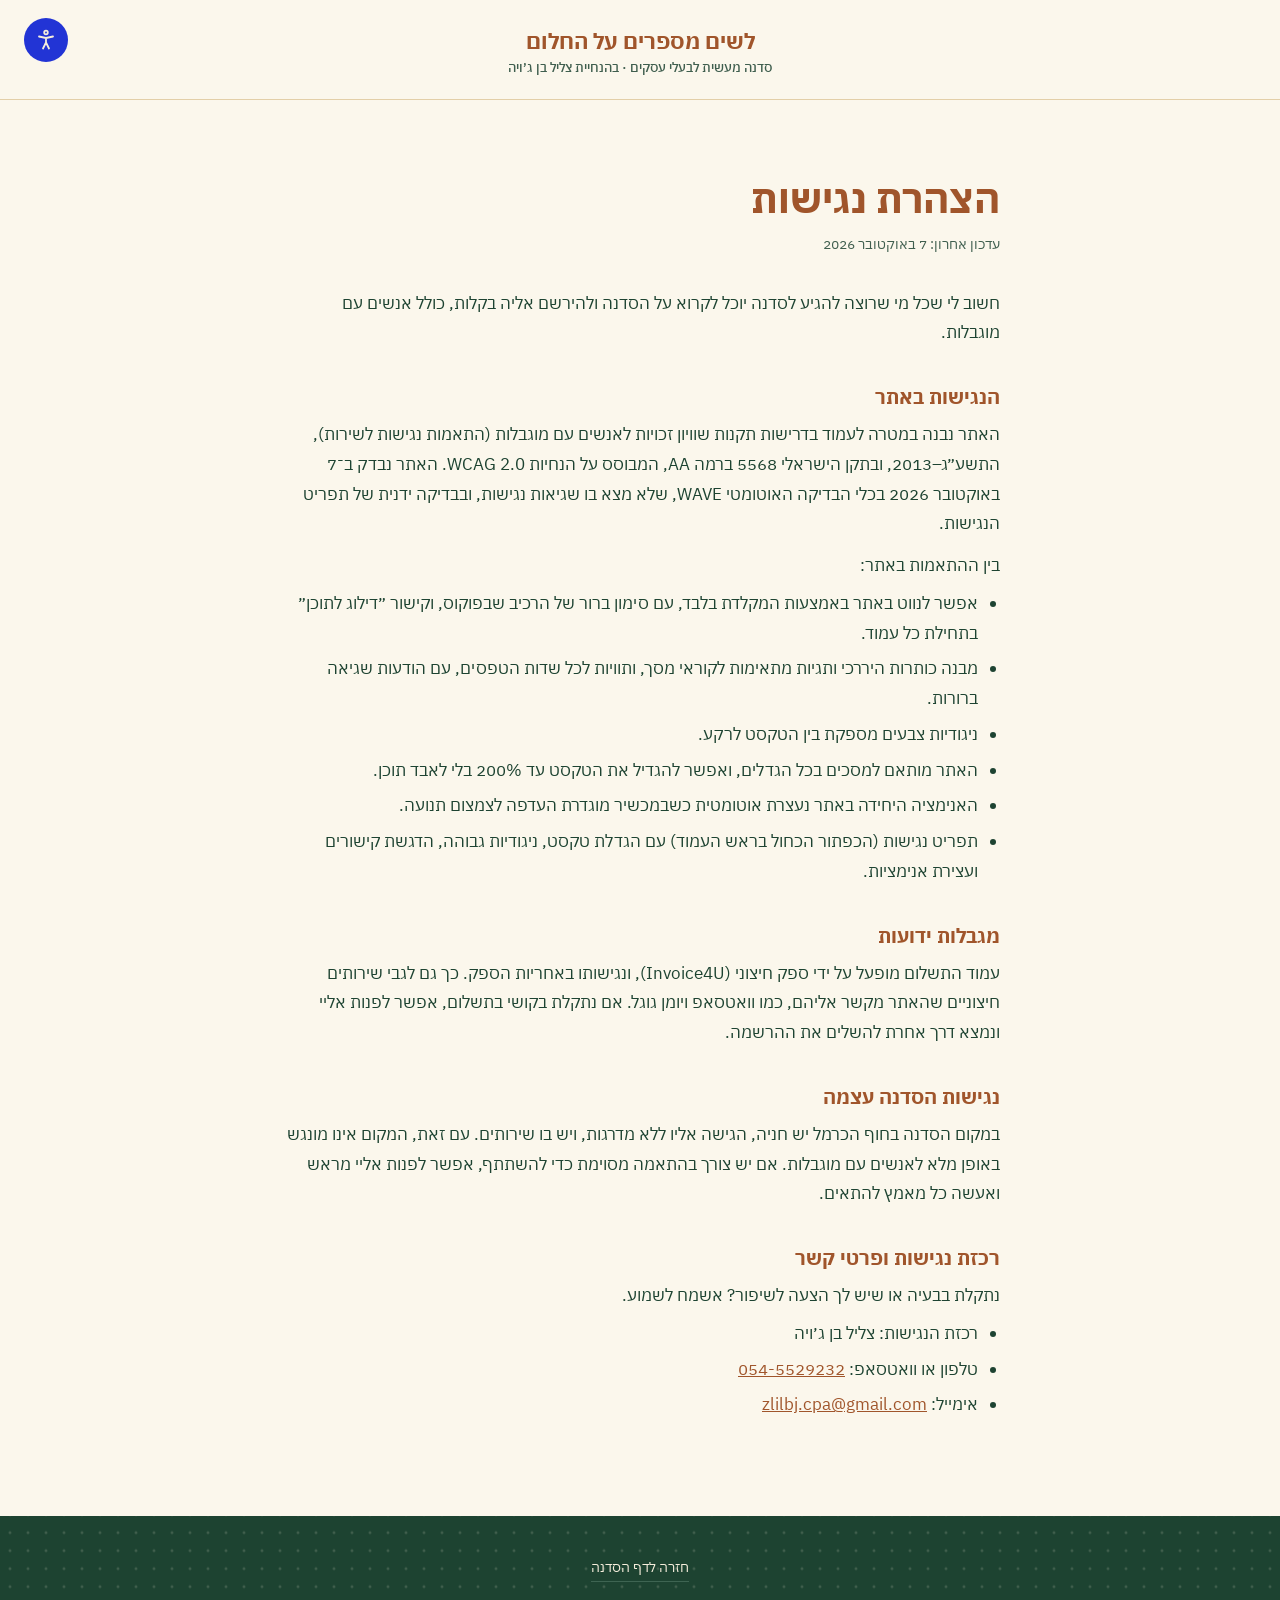
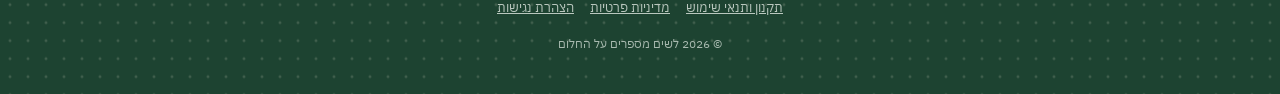
<file: accessibility/index.html>
<!doctype html>
<html lang="he" dir="rtl">
<head>
<meta charset="utf-8">
<meta name="viewport" content="width=device-width, initial-scale=1">
<title>הצהרת נגישות · לשים מספרים על החלום</title>
<meta name="robots" content="noindex">
<meta name="theme-color" content="#FBF7EC">
<link rel="icon" href="/assets/favicon.svg" type="image/svg+xml">
<script>try{var a=JSON.parse(localStorage.getItem('a11y')||'{}');for(var k in a)if(a[k])document.documentElement.classList.add('a11y-'+k)}catch(e){}</script>
<link rel="preconnect" href="https://fonts.googleapis.com">
<link rel="preconnect" href="https://fonts.gstatic.com" crossorigin>
<link rel="stylesheet" href="https://fonts.googleapis.com/css2?family=IBM+Plex+Sans+Hebrew:wght@400;500;600;700&amp;display=swap">
<link rel="stylesheet" href="/assets/style.css">
<script src="/assets/config.js" defer></script>
<script src="/assets/main.js" defer></script>
</head>
<body>
<a class="skip-link" href="#main">דילוג לתוכן</a>
<header class="site-header simple">
  <div class="header-inner">
    <a class="brand" href="/workshop/">
      <span class="brand-name">לשים מספרים על החלום</span>
      <span class="brand-tag">סדנה מעשית לבעלי עסקים · בהנחיית צליל בן ג׳ויה</span>
    </a>
  </div>
  <div class="a11y" data-a11y></div>
</header>
<main id="main" class="doc">
<div class="wrap">
<h1>הצהרת נגישות</h1>
<p class="updated">עדכון אחרון: 7 באוקטובר 2026</p>

<p>חשוב לי שכל מי שרוצה להגיע לסדנה יוכל לקרוא על הסדנה ולהירשם אליה בקלות, כולל אנשים עם מוגבלות.</p>

<h2>הנגישות באתר</h2>
<p>האתר נבנה במטרה לעמוד בדרישות תקנות שוויון זכויות לאנשים עם מוגבלות (התאמות נגישות לשירות), התשע״ג–2013, ובתקן הישראלי 5568 ברמה AA, המבוסס על הנחיות WCAG 2.0. האתר נבדק ב־7 באוקטובר 2026 בכלי הבדיקה האוטומטי WAVE, שלא מצא בו שגיאות נגישות, ובבדיקה ידנית של תפריט הנגישות.</p>
<p>בין ההתאמות באתר:</p>
<ul>
<li>אפשר לנווט באתר באמצעות המקלדת בלבד, עם סימון ברור של הרכיב שבפוקוס, וקישור ״דילוג לתוכן״ בתחילת כל עמוד.</li>
<li>מבנה כותרות היררכי ותגיות מתאימות לקוראי מסך, ותוויות לכל שדות הטפסים, עם הודעות שגיאה ברורות.</li>
<li>ניגודיות צבעים מספקת בין הטקסט לרקע.</li>
<li>האתר מותאם למסכים בכל הגדלים, ואפשר להגדיל את הטקסט עד 200% בלי לאבד תוכן.</li>
<li>האנימציה היחידה באתר נעצרת אוטומטית כשבמכשיר מוגדרת העדפה לצמצום תנועה.</li>
<li>תפריט נגישות (הכפתור הכחול בראש העמוד) עם הגדלת טקסט, ניגודיות גבוהה, הדגשת קישורים ועצירת אנימציות.</li>
</ul>

<h2>מגבלות ידועות</h2>
<p>עמוד התשלום מופעל על ידי ספק חיצוני (Invoice4U), ונגישותו באחריות הספק. כך גם לגבי שירותים חיצוניים שהאתר מקשר אליהם, כמו וואטסאפ ויומן גוגל. אם נתקלת בקושי בתשלום, אפשר לפנות אליי ונמצא דרך אחרת להשלים את ההרשמה.</p>

<h2>נגישות הסדנה עצמה</h2>
<p>במקום הסדנה בחוף הכרמל יש חניה, הגישה אליו ללא מדרגות, ויש בו שירותים. עם זאת, המקום אינו מונגש באופן מלא לאנשים עם מוגבלות. אם יש צורך בהתאמה מסוימת כדי להשתתף, אפשר לפנות אליי מראש ואעשה כל מאמץ להתאים.</p>

<h2>רכזת נגישות ופרטי קשר</h2>
<p>נתקלת בבעיה או שיש לך הצעה לשיפור? אשמח לשמוע.</p>
<ul>
<li>רכזת הנגישות: צליל בן ג׳ויה</li>
<li>טלפון או וואטסאפ: <a href="https://wa.me/972545529232" target="_blank" rel="noopener"><span class="ltr">054-5529232</span></a></li>
<li>אימייל: <a href="mailto:zlilbj.cpa@gmail.com"><span class="ltr">zlilbj.cpa@gmail.com</span></a></li>
</ul>
</div>
</main>
<footer class="doc-footer bg-green">
  <div class="wrap">
    <a class="back" href="/workshop/">חזרה לדף הסדנה</a>
    <nav class="footer-links" aria-label="מידע משפטי">
      <a href="/terms/">תקנון ותנאי שימוש</a>
      <a href="/privacy/">מדיניות פרטיות</a>
      <a href="/accessibility/">הצהרת נגישות</a>
    </nav>
    <span class="copyright">© 2026 לשים מספרים על החלום</span>
  </div>
</footer>
</body>
</html>
</file>
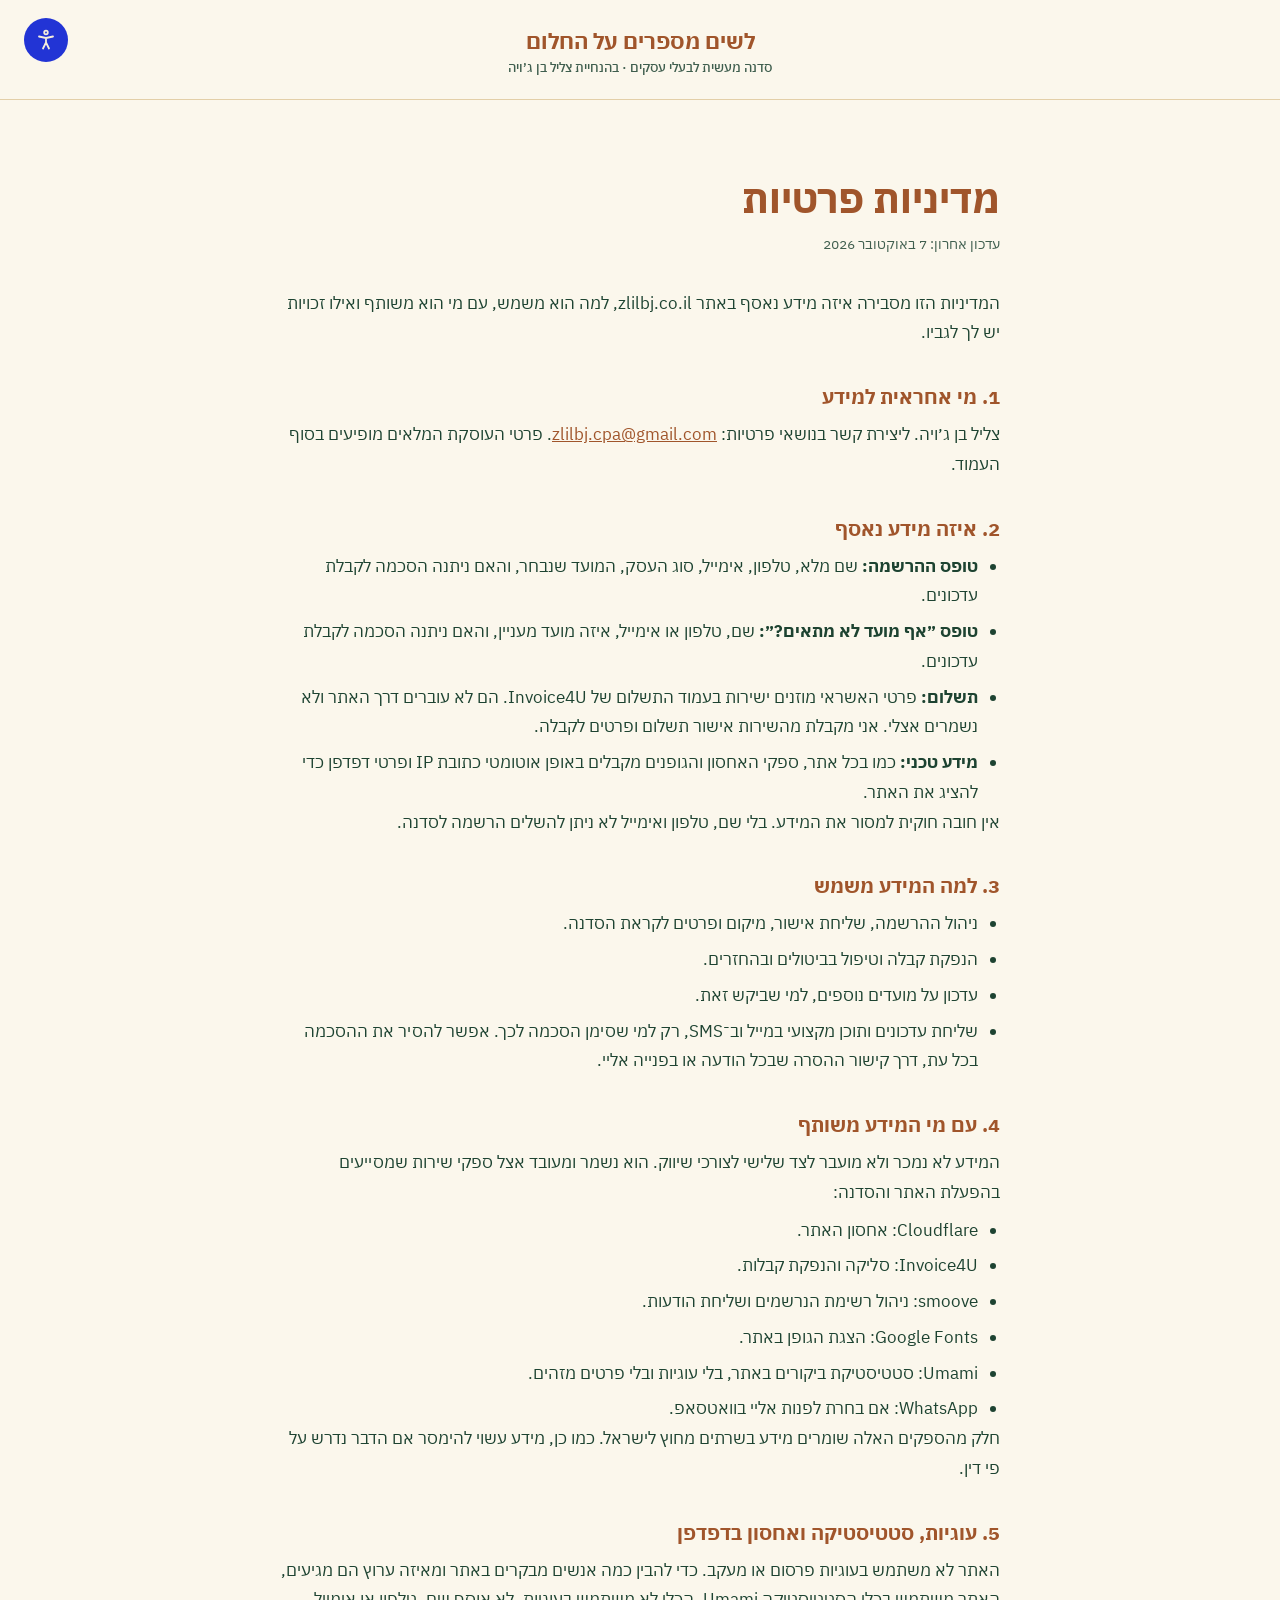
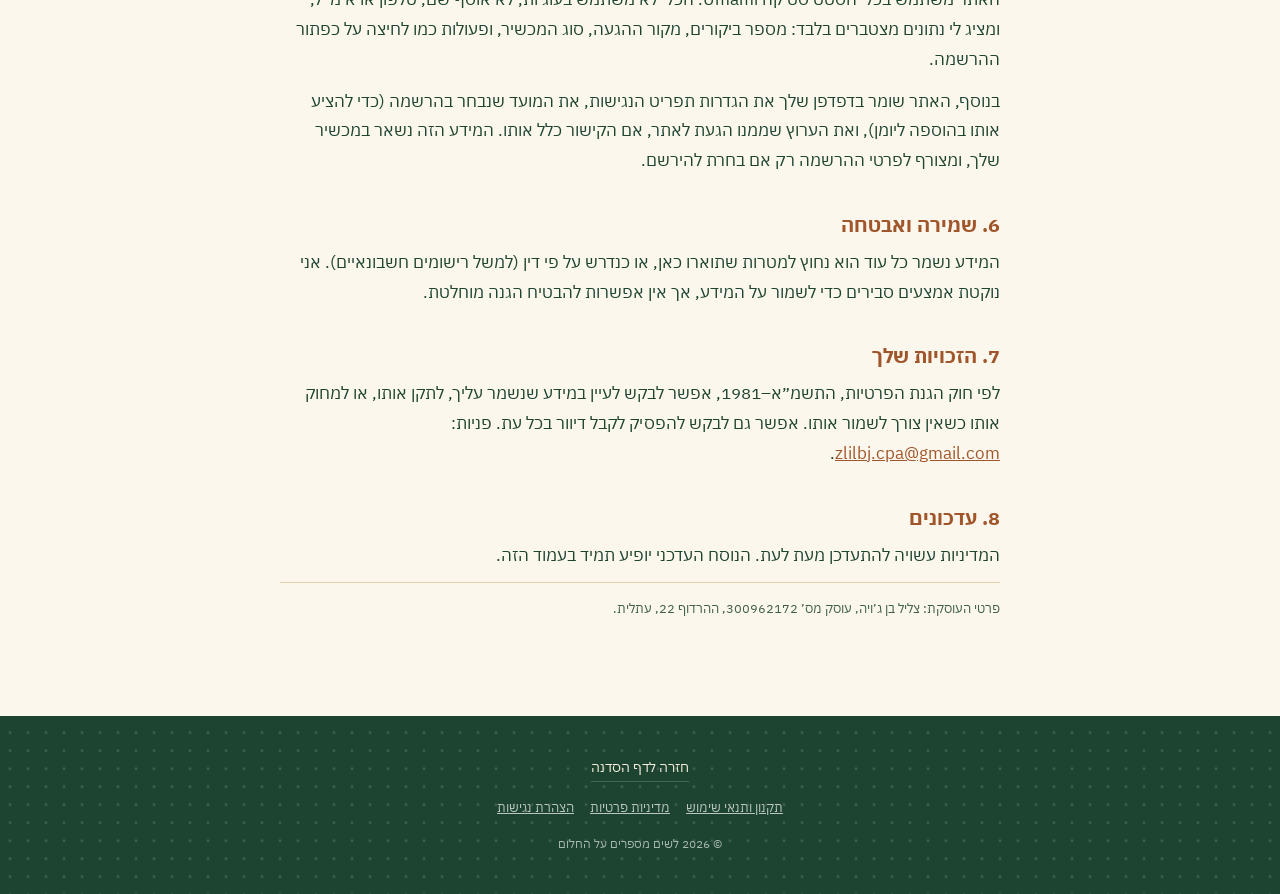
<file: privacy/index.html>
<!doctype html>
<html lang="he" dir="rtl">
<head>
<meta charset="utf-8">
<meta name="viewport" content="width=device-width, initial-scale=1">
<title>מדיניות פרטיות · לשים מספרים על החלום</title>
<meta name="robots" content="noindex">
<meta name="theme-color" content="#FBF7EC">
<link rel="icon" href="/assets/favicon.svg" type="image/svg+xml">
<script>try{var a=JSON.parse(localStorage.getItem('a11y')||'{}');for(var k in a)if(a[k])document.documentElement.classList.add('a11y-'+k)}catch(e){}</script>
<link rel="preconnect" href="https://fonts.googleapis.com">
<link rel="preconnect" href="https://fonts.gstatic.com" crossorigin>
<link rel="stylesheet" href="https://fonts.googleapis.com/css2?family=IBM+Plex+Sans+Hebrew:wght@400;500;600;700&amp;display=swap">
<link rel="stylesheet" href="/assets/style.css">
<script src="/assets/config.js" defer></script>
<script src="/assets/main.js" defer></script>
</head>
<body>
<a class="skip-link" href="#main">דילוג לתוכן</a>
<header class="site-header simple">
  <div class="header-inner">
    <a class="brand" href="/workshop/">
      <span class="brand-name">לשים מספרים על החלום</span>
      <span class="brand-tag">סדנה מעשית לבעלי עסקים · בהנחיית צליל בן ג׳ויה</span>
    </a>
  </div>
  <div class="a11y" data-a11y></div>
</header>
<main id="main" class="doc">
<div class="wrap">
<h1>מדיניות פרטיות</h1>
<p class="updated">עדכון אחרון: 7 באוקטובר 2026</p>

<p>המדיניות הזו מסבירה איזה מידע נאסף באתר zlilbj.co.il, למה הוא משמש, עם מי הוא משותף ואילו זכויות יש לך לגביו.</p>

<h2>1. מי אחראית למידע</h2>
<p>צליל בן ג׳ויה. ליצירת קשר בנושאי פרטיות: <a href="mailto:zlilbj.cpa@gmail.com"><span class="ltr">zlilbj.cpa@gmail.com</span></a>. פרטי העוסקת המלאים מופיעים בסוף העמוד.</p>

<h2>2. איזה מידע נאסף</h2>
<ul>
<li><strong>טופס ההרשמה:</strong> שם מלא, טלפון, אימייל, סוג העסק, המועד שנבחר, והאם ניתנה הסכמה לקבלת עדכונים.</li>
<li><strong>טופס ״אף מועד לא מתאים?״:</strong> שם, טלפון או אימייל, איזה מועד מעניין, והאם ניתנה הסכמה לקבלת עדכונים.</li>
<li><strong>תשלום:</strong> פרטי האשראי מוזנים ישירות בעמוד התשלום של Invoice4U. הם לא עוברים דרך האתר ולא נשמרים אצלי. אני מקבלת מהשירות אישור תשלום ופרטים לקבלה.</li>
<li><strong>מידע טכני:</strong> כמו בכל אתר, ספקי האחסון והגופנים מקבלים באופן אוטומטי כתובת IP ופרטי דפדפן כדי להציג את האתר.</li>
</ul>
<p>אין חובה חוקית למסור את המידע. בלי שם, טלפון ואימייל לא ניתן להשלים הרשמה לסדנה.</p>

<h2>3. למה המידע משמש</h2>
<ul>
<li>ניהול ההרשמה, שליחת אישור, מיקום ופרטים לקראת הסדנה.</li>
<li>הנפקת קבלה וטיפול בביטולים ובהחזרים.</li>
<li>עדכון על מועדים נוספים, למי שביקש זאת.</li>
<li>שליחת עדכונים ותוכן מקצועי במייל וב־SMS, רק למי שסימן הסכמה לכך. אפשר להסיר את ההסכמה בכל עת, דרך קישור ההסרה שבכל הודעה או בפנייה אליי.</li>
</ul>

<h2>4. עם מי המידע משותף</h2>
<p>המידע לא נמכר ולא מועבר לצד שלישי לצורכי שיווק. הוא נשמר ומעובד אצל ספקי שירות שמסייעים בהפעלת האתר והסדנה:</p>
<ul>
<li>Cloudflare: אחסון האתר.</li>
<li>Invoice4U: סליקה והנפקת קבלות.</li>
<li>smoove: ניהול רשימת הנרשמים ושליחת הודעות.</li>
<li>Google Fonts: הצגת הגופן באתר.</li>
<li>Umami: סטטיסטיקת ביקורים באתר, בלי עוגיות ובלי פרטים מזהים.</li>
<li>WhatsApp: אם בחרת לפנות אליי בוואטסאפ.</li>
</ul>
<p>חלק מהספקים האלה שומרים מידע בשרתים מחוץ לישראל. כמו כן, מידע עשוי להימסר אם הדבר נדרש על פי דין.</p>

<h2>5. עוגיות, סטטיסטיקה ואחסון בדפדפן</h2>
<p>האתר לא משתמש בעוגיות פרסום או מעקב. כדי להבין כמה אנשים מבקרים באתר ומאיזה ערוץ הם מגיעים, האתר משתמש בכלי הסטטיסטיקה Umami. הכלי לא משתמש בעוגיות, לא אוסף שם, טלפון או אימייל, ומציג לי נתונים מצטברים בלבד: מספר ביקורים, מקור ההגעה, סוג המכשיר, ופעולות כמו לחיצה על כפתור ההרשמה.</p>
<p>בנוסף, האתר שומר בדפדפן שלך את הגדרות תפריט הנגישות, את המועד שנבחר בהרשמה (כדי להציע אותו בהוספה ליומן), ואת הערוץ שממנו הגעת לאתר, אם הקישור כלל אותו. המידע הזה נשאר במכשיר שלך, ומצורף לפרטי ההרשמה רק אם בחרת להירשם.</p>

<h2>6. שמירה ואבטחה</h2>
<p>המידע נשמר כל עוד הוא נחוץ למטרות שתוארו כאן, או כנדרש על פי דין (למשל רישומים חשבונאיים). אני נוקטת אמצעים סבירים כדי לשמור על המידע, אך אין אפשרות להבטיח הגנה מוחלטת.</p>

<h2>7. הזכויות שלך</h2>
<p>לפי חוק הגנת הפרטיות, התשמ״א–1981, אפשר לבקש לעיין במידע שנשמר עליך, לתקן אותו, או למחוק אותו כשאין צורך לשמור אותו. אפשר גם לבקש להפסיק לקבל דיוור בכל עת. פניות: <a href="mailto:zlilbj.cpa@gmail.com"><span class="ltr">zlilbj.cpa@gmail.com</span></a>.</p>

<h2>8. עדכונים</h2>
<p>המדיניות עשויה להתעדכן מעת לעת. הנוסח העדכני יופיע תמיד בעמוד הזה.</p>
<p class="doc-fine">פרטי העוסקת: צליל בן ג׳ויה, עוסק מס׳ 300962172, ההרדוף&nbsp;22, עתלית.</p>
</div>
</main>
<footer class="doc-footer bg-green">
  <div class="wrap">
    <a class="back" href="/workshop/">חזרה לדף הסדנה</a>
    <nav class="footer-links" aria-label="מידע משפטי">
      <a href="/terms/">תקנון ותנאי שימוש</a>
      <a href="/privacy/">מדיניות פרטיות</a>
      <a href="/accessibility/">הצהרת נגישות</a>
    </nav>
    <span class="copyright">© 2026 לשים מספרים על החלום</span>
  </div>
</footer>
</body>
</html>
</file>
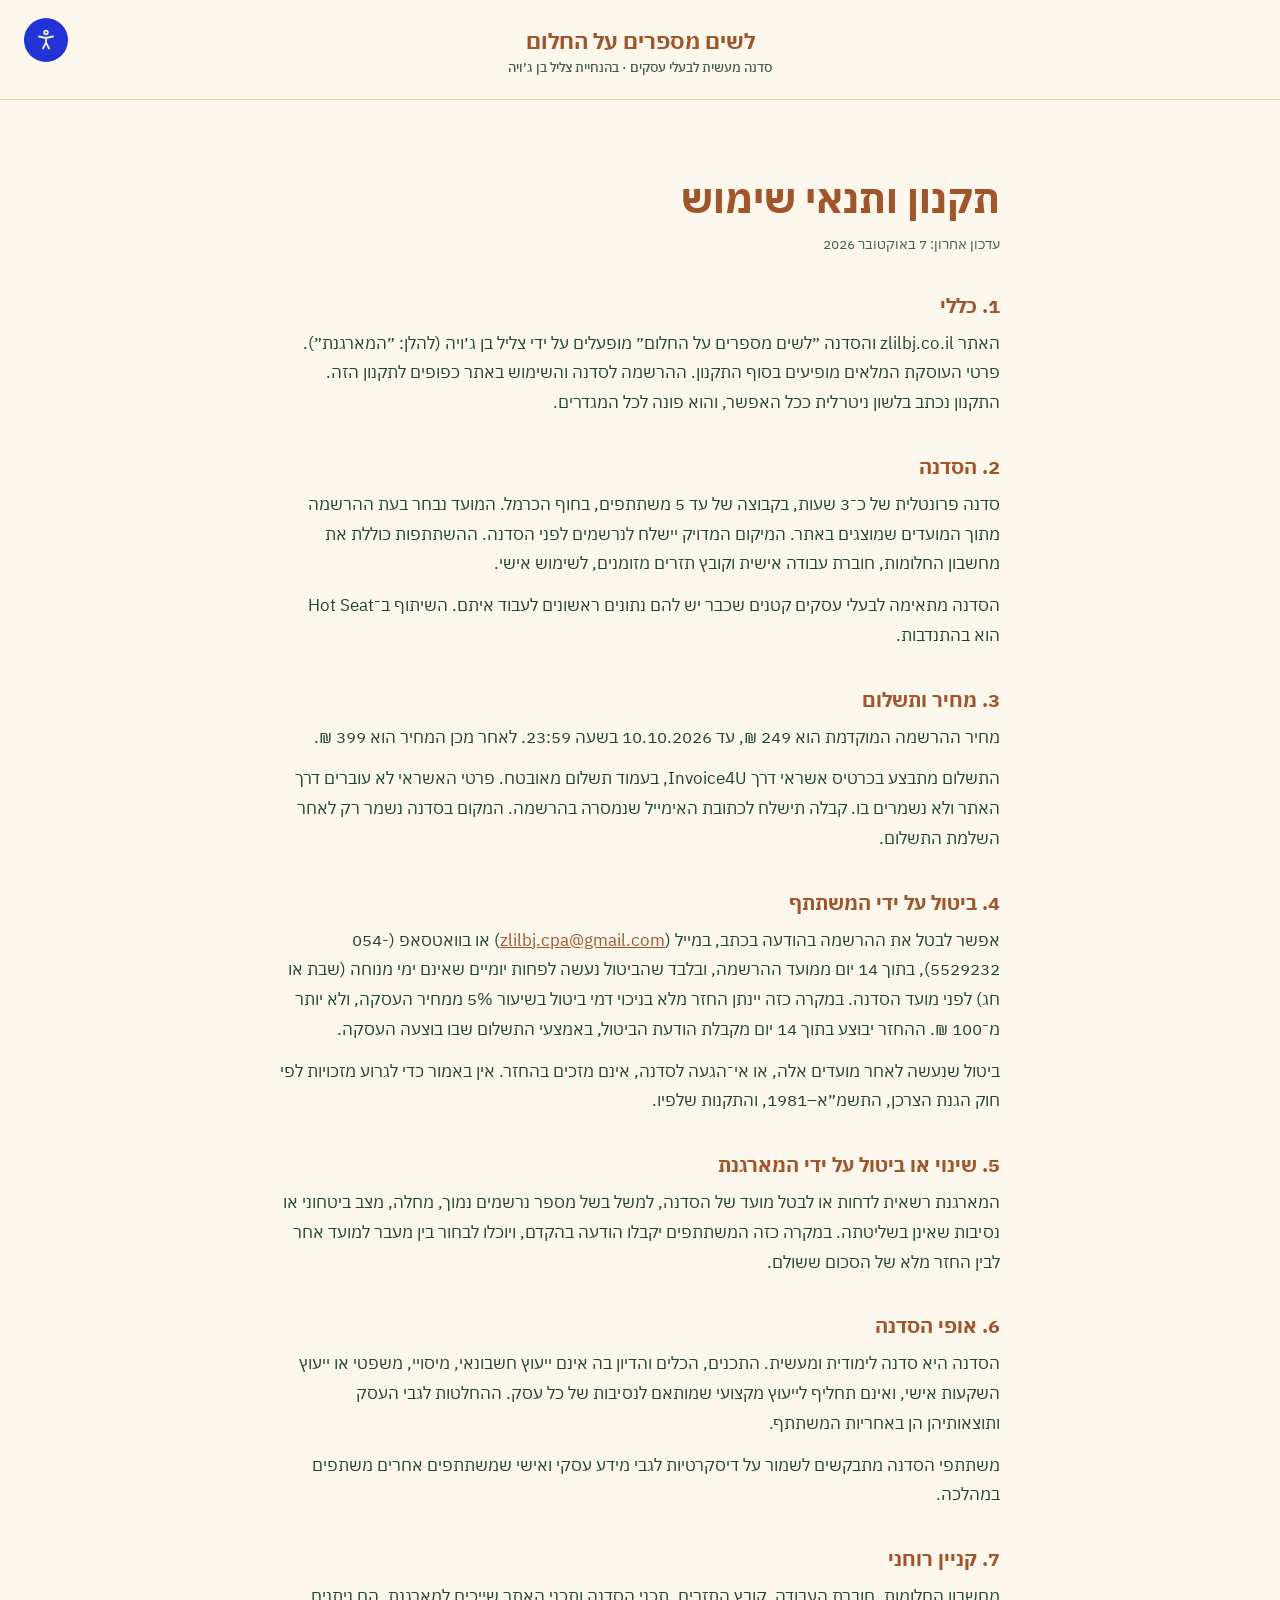
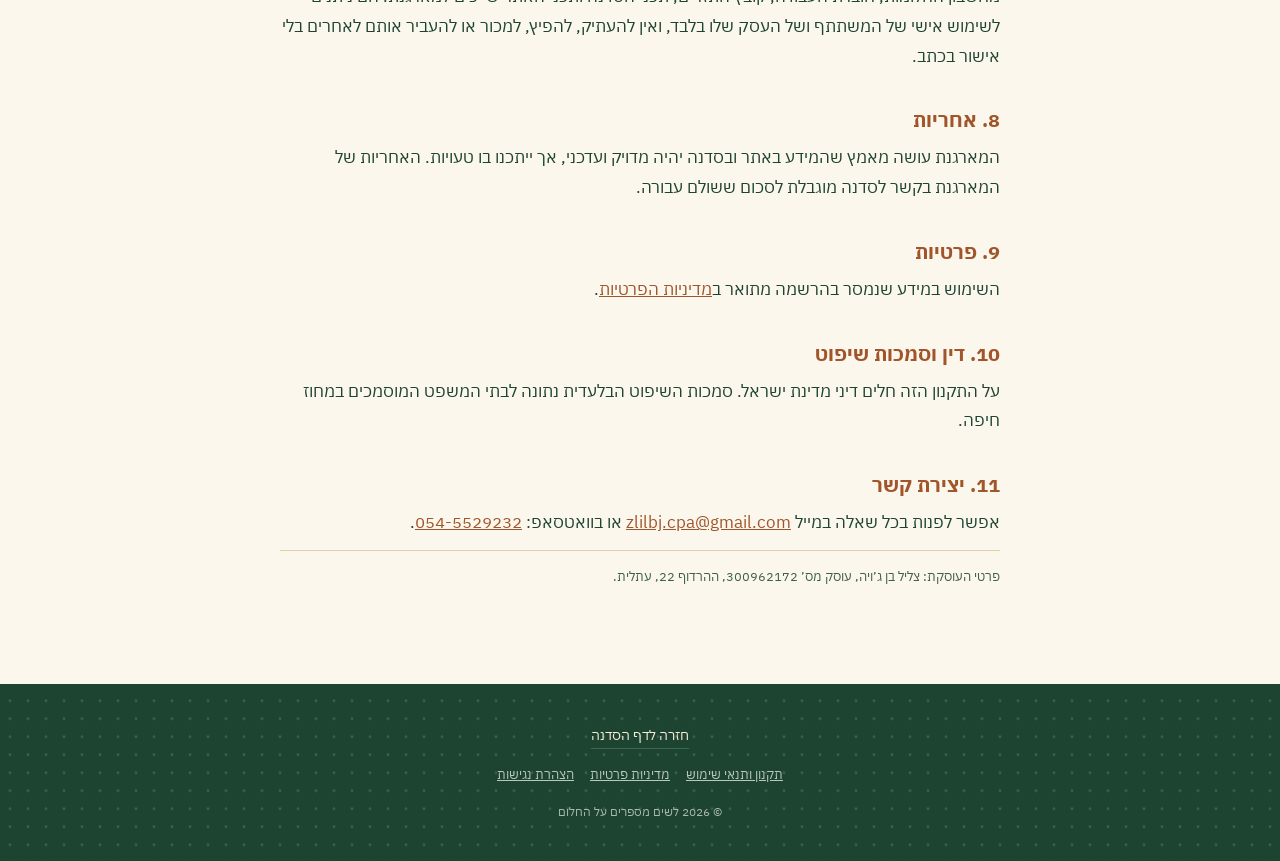
<file: terms/index.html>
<!doctype html>
<html lang="he" dir="rtl">
<head>
<meta charset="utf-8">
<meta name="viewport" content="width=device-width, initial-scale=1">
<title>תקנון ותנאי שימוש · לשים מספרים על החלום</title>
<meta name="robots" content="noindex">
<meta name="theme-color" content="#FBF7EC">
<link rel="icon" href="/assets/favicon.svg" type="image/svg+xml">
<script>try{var a=JSON.parse(localStorage.getItem('a11y')||'{}');for(var k in a)if(a[k])document.documentElement.classList.add('a11y-'+k)}catch(e){}</script>
<link rel="preconnect" href="https://fonts.googleapis.com">
<link rel="preconnect" href="https://fonts.gstatic.com" crossorigin>
<link rel="stylesheet" href="https://fonts.googleapis.com/css2?family=IBM+Plex+Sans+Hebrew:wght@400;500;600;700&amp;display=swap">
<link rel="stylesheet" href="/assets/style.css">
<script src="/assets/config.js" defer></script>
<script src="/assets/main.js" defer></script>
</head>
<body>
<a class="skip-link" href="#main">דילוג לתוכן</a>
<header class="site-header simple">
  <div class="header-inner">
    <a class="brand" href="/workshop/">
      <span class="brand-name">לשים מספרים על החלום</span>
      <span class="brand-tag">סדנה מעשית לבעלי עסקים · בהנחיית צליל בן ג׳ויה</span>
    </a>
  </div>
  <div class="a11y" data-a11y></div>
</header>
<main id="main" class="doc">
<div class="wrap">
<h1>תקנון ותנאי שימוש</h1>
<p class="updated">עדכון אחרון: 7 באוקטובר 2026</p>

<h2>1. כללי</h2>
<p>האתר zlilbj.co.il והסדנה ״לשים מספרים על החלום״ מופעלים על ידי צליל בן ג׳ויה (להלן: ״המארגנת״). פרטי העוסקת המלאים מופיעים בסוף התקנון. ההרשמה לסדנה והשימוש באתר כפופים לתקנון הזה. התקנון נכתב בלשון ניטרלית ככל האפשר, והוא פונה לכל המגדרים.</p>

<h2>2. הסדנה</h2>
<p>סדנה פרונטלית של כ־3 שעות, בקבוצה של עד 5 משתתפים, בחוף הכרמל. המועד נבחר בעת ההרשמה מתוך המועדים שמוצגים באתר. המיקום המדויק יישלח לנרשמים לפני הסדנה. ההשתתפות כוללת את מחשבון החלומות, חוברת עבודה אישית וקובץ תזרים מזומנים, לשימוש אישי.</p>
<p>הסדנה מתאימה לבעלי עסקים קטנים שכבר יש להם נתונים ראשונים לעבוד איתם. השיתוף ב־<span class="ltr" lang="en">Hot Seat</span> הוא בהתנדבות.</p>

<h2>3. מחיר ותשלום</h2>
<p>מחיר ההרשמה המוקדמת הוא 249 ₪, עד 10.10.2026 בשעה 23:59. לאחר מכן המחיר הוא 399 ₪.</p>
<p>התשלום מתבצע בכרטיס אשראי דרך Invoice4U, בעמוד תשלום מאובטח. פרטי האשראי לא עוברים דרך האתר ולא נשמרים בו. קבלה תישלח לכתובת האימייל שנמסרה בהרשמה. המקום בסדנה נשמר רק לאחר השלמת התשלום.</p>

<h2>4. ביטול על ידי המשתתף</h2>
<p>אפשר לבטל את ההרשמה בהודעה בכתב, במייל (<a href="mailto:zlilbj.cpa@gmail.com"><span class="ltr">zlilbj.cpa@gmail.com</span></a>) או בוואטסאפ (054-5529232), בתוך 14 יום ממועד ההרשמה, ובלבד שהביטול נעשה לפחות יומיים שאינם ימי מנוחה (שבת או חג) לפני מועד הסדנה. במקרה כזה יינתן החזר מלא בניכוי דמי ביטול בשיעור 5% ממחיר העסקה, ולא יותר מ־100 ₪. ההחזר יבוצע בתוך 14 יום מקבלת הודעת הביטול, באמצעי התשלום שבו בוצעה העסקה.</p>
<p>ביטול שנעשה לאחר מועדים אלה, או אי־הגעה לסדנה, אינם מזכים בהחזר. אין באמור כדי לגרוע מזכויות לפי חוק הגנת הצרכן, התשמ״א–1981, והתקנות שלפיו.</p>

<h2>5. שינוי או ביטול על ידי המארגנת</h2>
<p>המארגנת רשאית לדחות או לבטל מועד של הסדנה, למשל בשל מספר נרשמים נמוך, מחלה, מצב ביטחוני או נסיבות שאינן בשליטתה. במקרה כזה המשתתפים יקבלו הודעה בהקדם, ויוכלו לבחור בין מעבר למועד אחר לבין החזר מלא של הסכום ששולם.</p>

<h2>6. אופי הסדנה</h2>
<p>הסדנה היא סדנה לימודית ומעשית. התכנים, הכלים והדיון בה אינם ייעוץ חשבונאי, מיסויי, משפטי או ייעוץ השקעות אישי, ואינם תחליף לייעוץ מקצועי שמותאם לנסיבות של כל עסק. ההחלטות לגבי העסק ותוצאותיהן הן באחריות המשתתף.</p>
<p>משתתפי הסדנה מתבקשים לשמור על דיסקרטיות לגבי מידע עסקי ואישי שמשתתפים אחרים משתפים במהלכה.</p>

<h2>7. קניין רוחני</h2>
<p>מחשבון החלומות, חוברת העבודה, קובץ התזרים, תכני הסדנה ותכני האתר שייכים למארגנת. הם ניתנים לשימוש אישי של המשתתף ושל העסק שלו בלבד, ואין להעתיק, להפיץ, למכור או להעביר אותם לאחרים בלי אישור בכתב.</p>

<h2>8. אחריות</h2>
<p>המארגנת עושה מאמץ שהמידע באתר ובסדנה יהיה מדויק ועדכני, אך ייתכנו בו טעויות. האחריות של המארגנת בקשר לסדנה מוגבלת לסכום ששולם עבורה.</p>

<h2>9. פרטיות</h2>
<p>השימוש במידע שנמסר בהרשמה מתואר ב<a href="/privacy/">מדיניות הפרטיות</a>.</p>

<h2>10. דין וסמכות שיפוט</h2>
<p>על התקנון הזה חלים דיני מדינת ישראל. סמכות השיפוט הבלעדית נתונה לבתי המשפט המוסמכים במחוז חיפה.</p>

<h2>11. יצירת קשר</h2>
<p>אפשר לפנות בכל שאלה במייל <a href="mailto:zlilbj.cpa@gmail.com"><span class="ltr">zlilbj.cpa@gmail.com</span></a> או בוואטסאפ: <a href="https://wa.me/972545529232" target="_blank" rel="noopener"><span class="ltr">054-5529232</span></a>.</p>
<p class="doc-fine">פרטי העוסקת: צליל בן ג׳ויה, עוסק מס׳ 300962172, ההרדוף&nbsp;22, עתלית.</p>
</div>
</main>
<footer class="doc-footer bg-green">
  <div class="wrap">
    <a class="back" href="/workshop/">חזרה לדף הסדנה</a>
    <nav class="footer-links" aria-label="מידע משפטי">
      <a href="/terms/">תקנון ותנאי שימוש</a>
      <a href="/privacy/">מדיניות פרטיות</a>
      <a href="/accessibility/">הצהרת נגישות</a>
    </nav>
    <span class="copyright">© 2026 לשים מספרים על החלום</span>
  </div>
</footer>
</body>
</html>
</file>
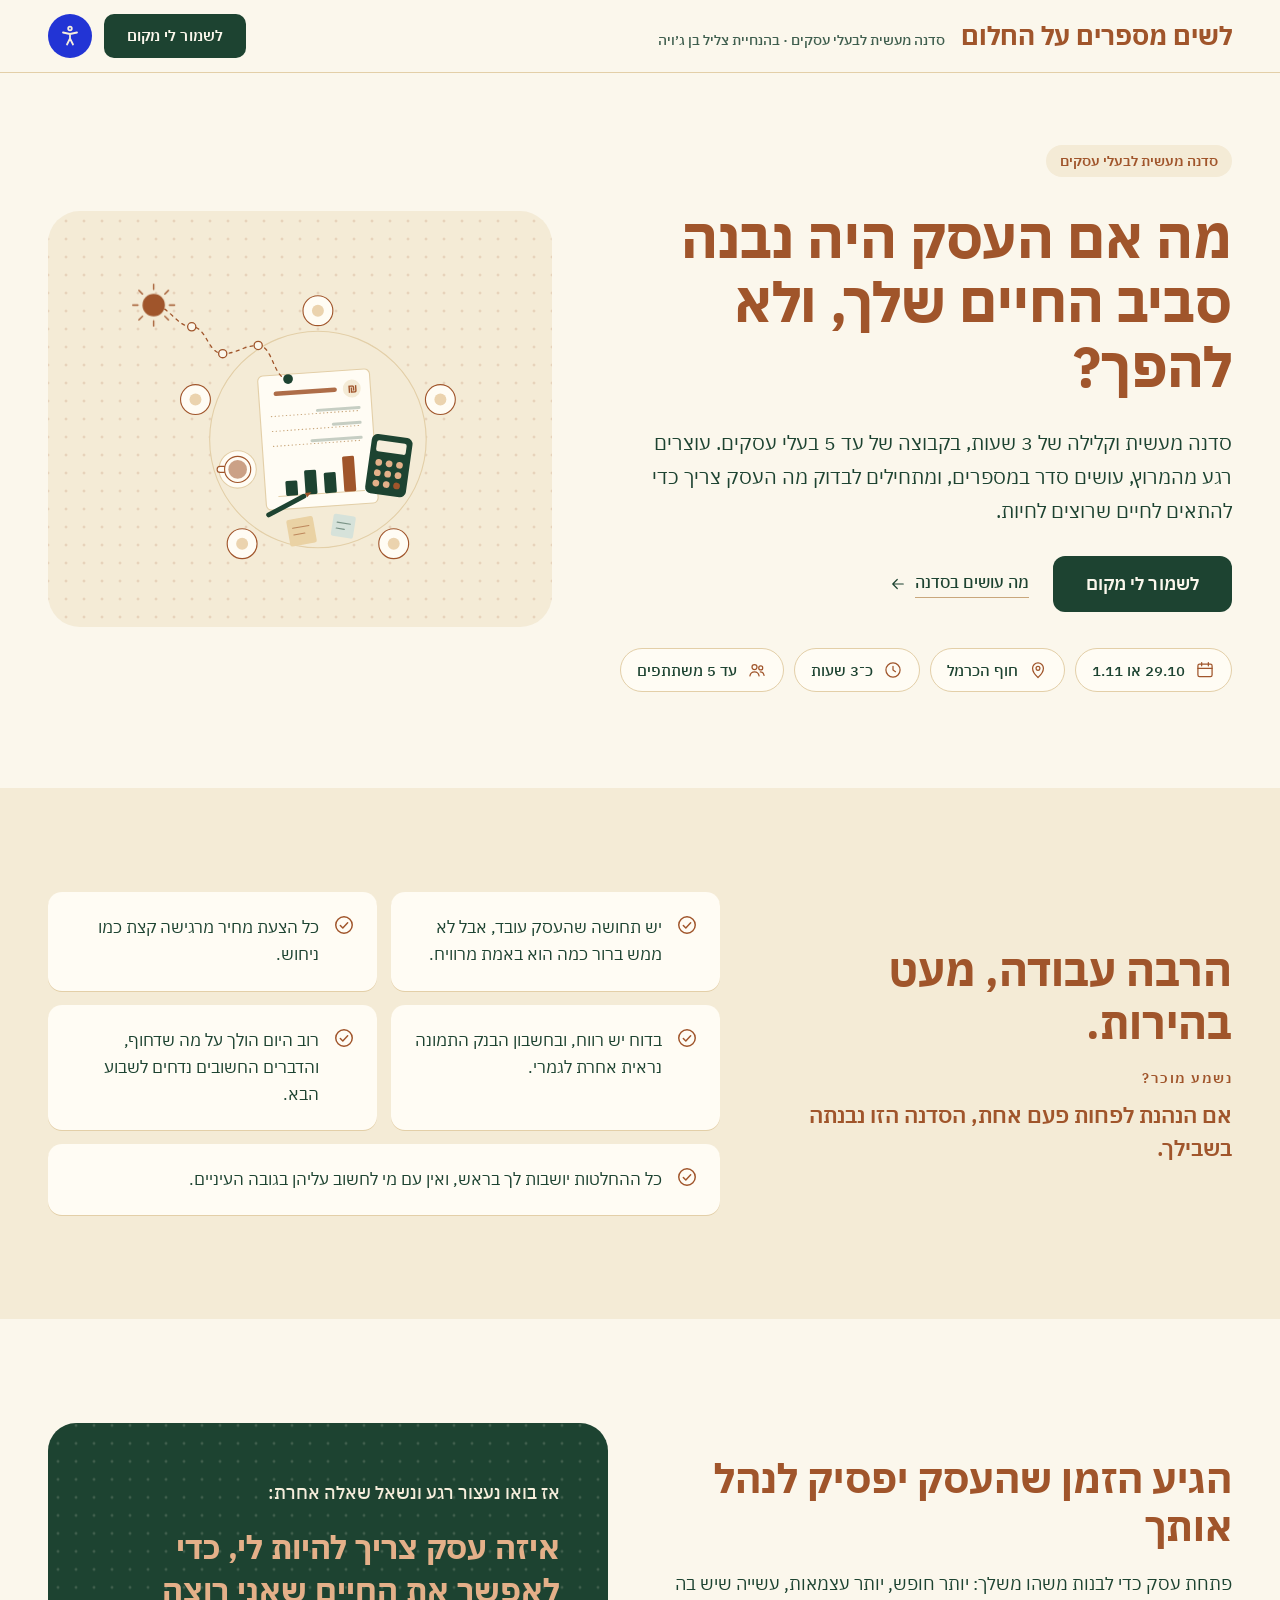
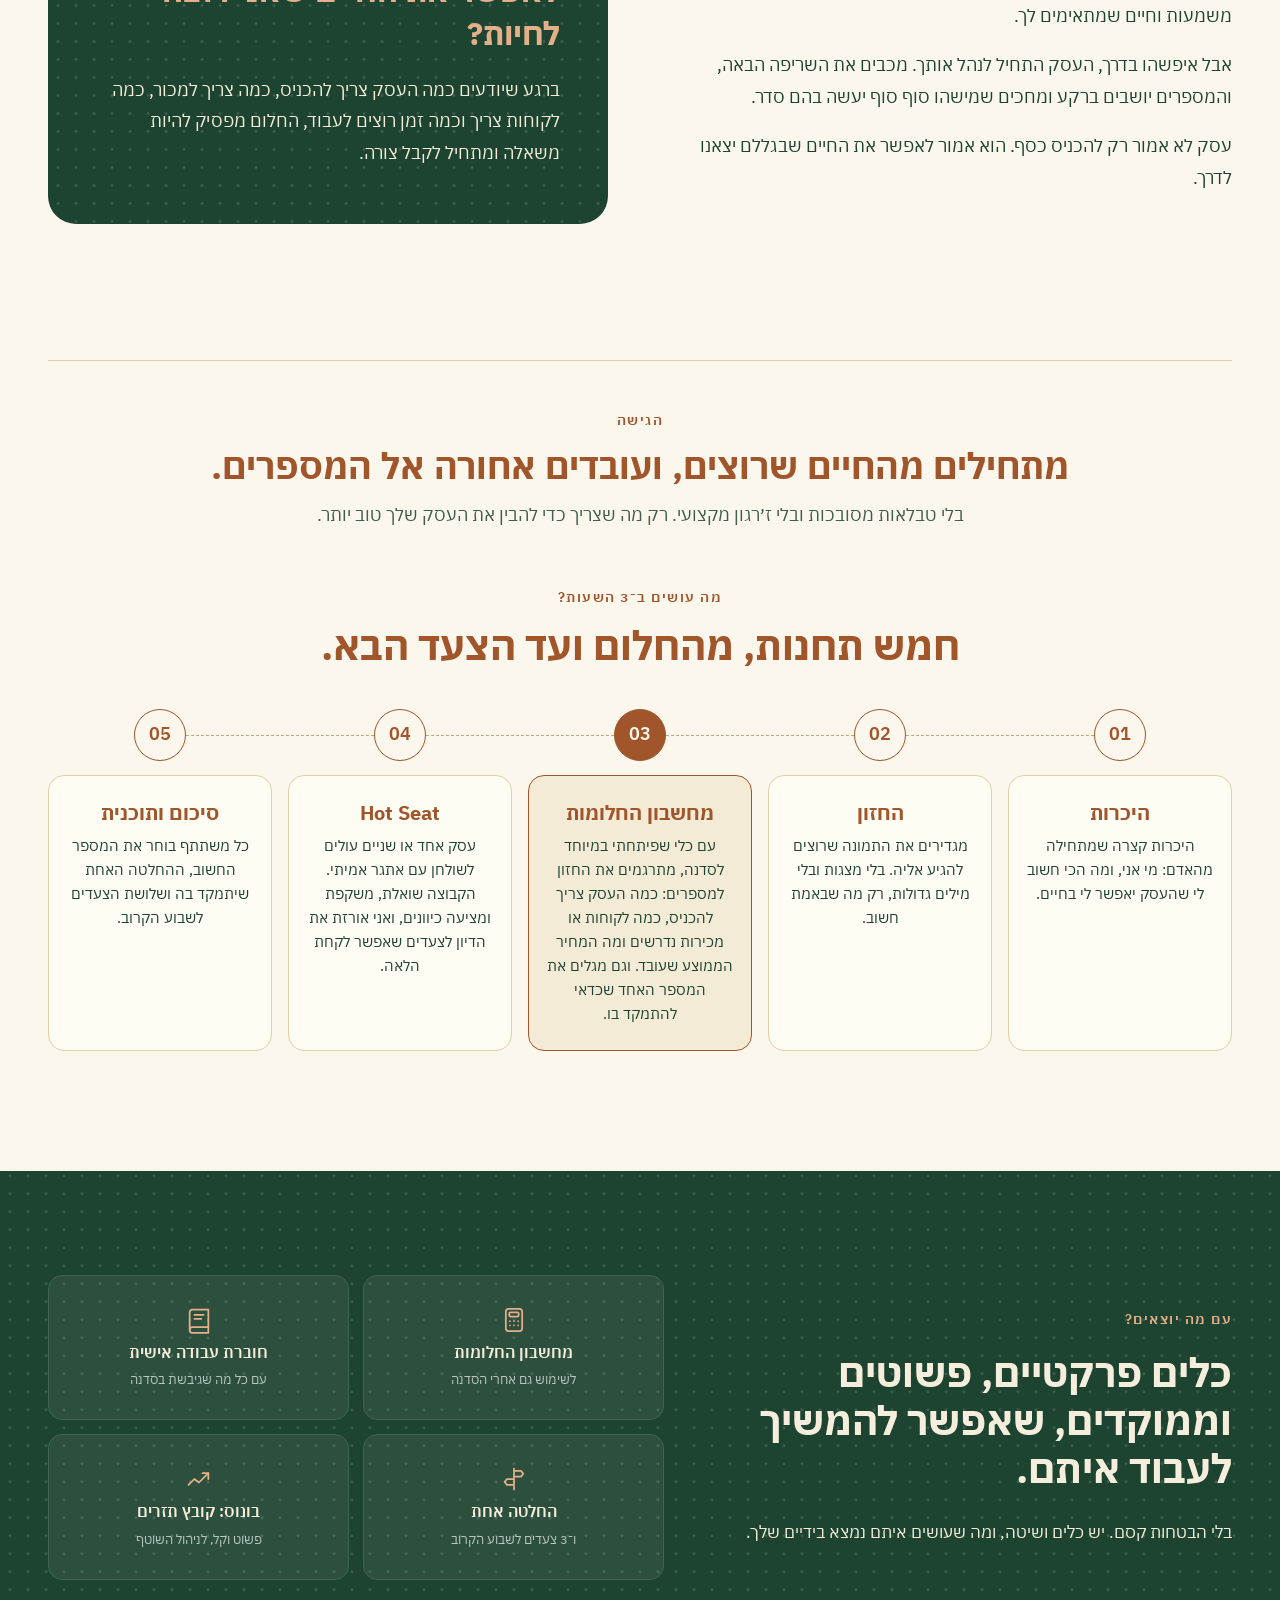
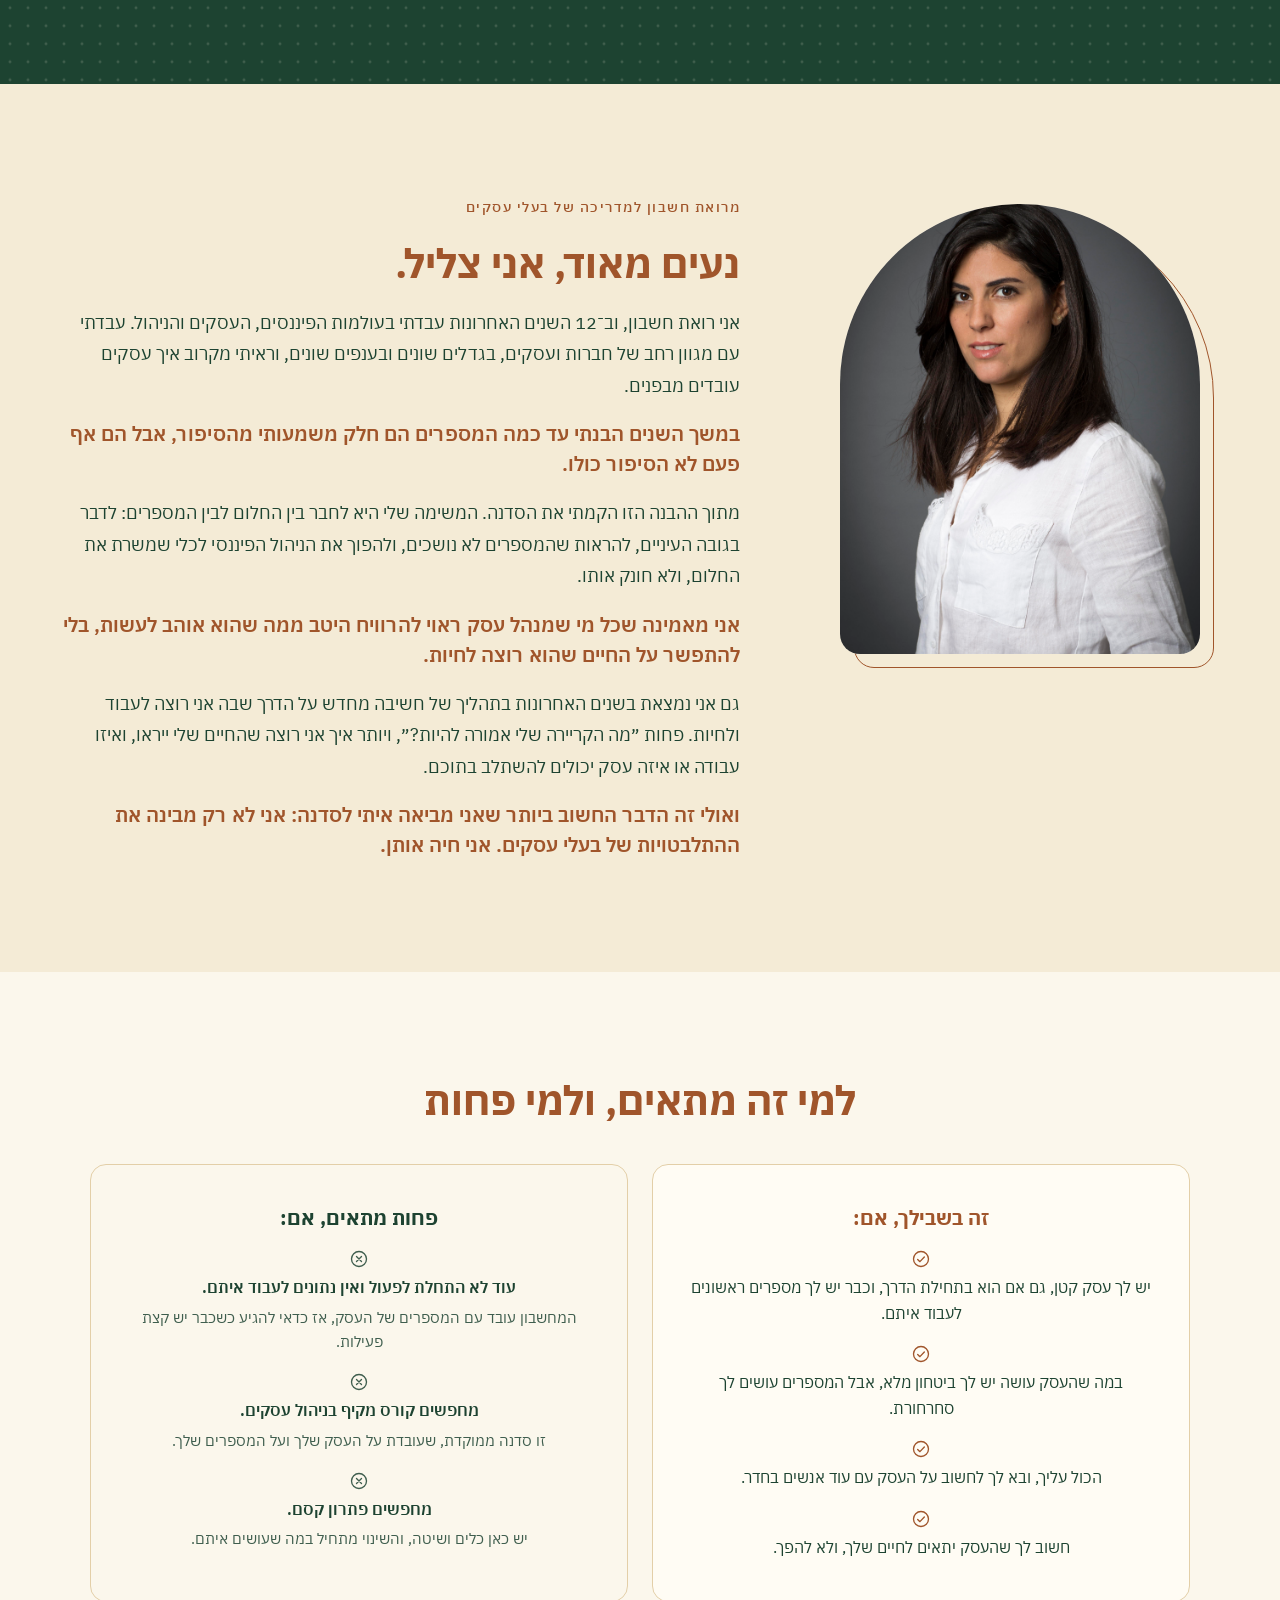
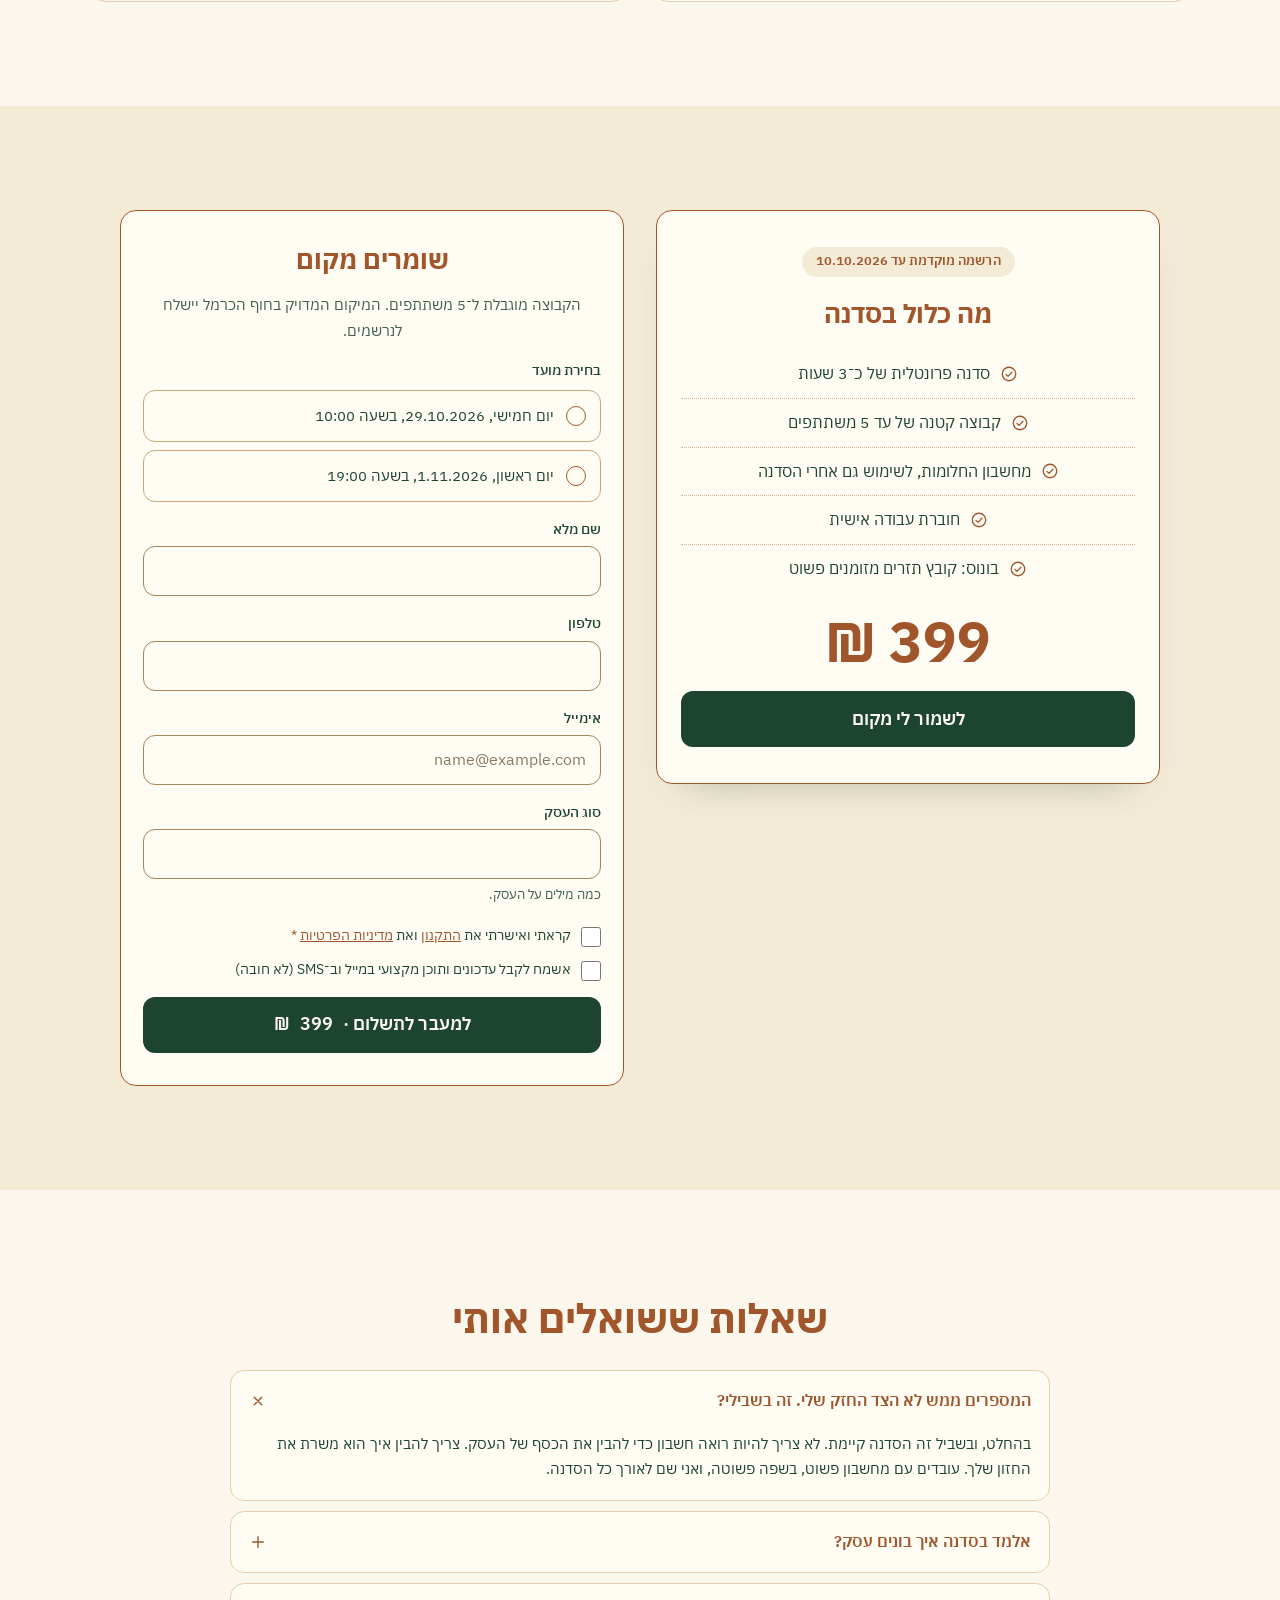
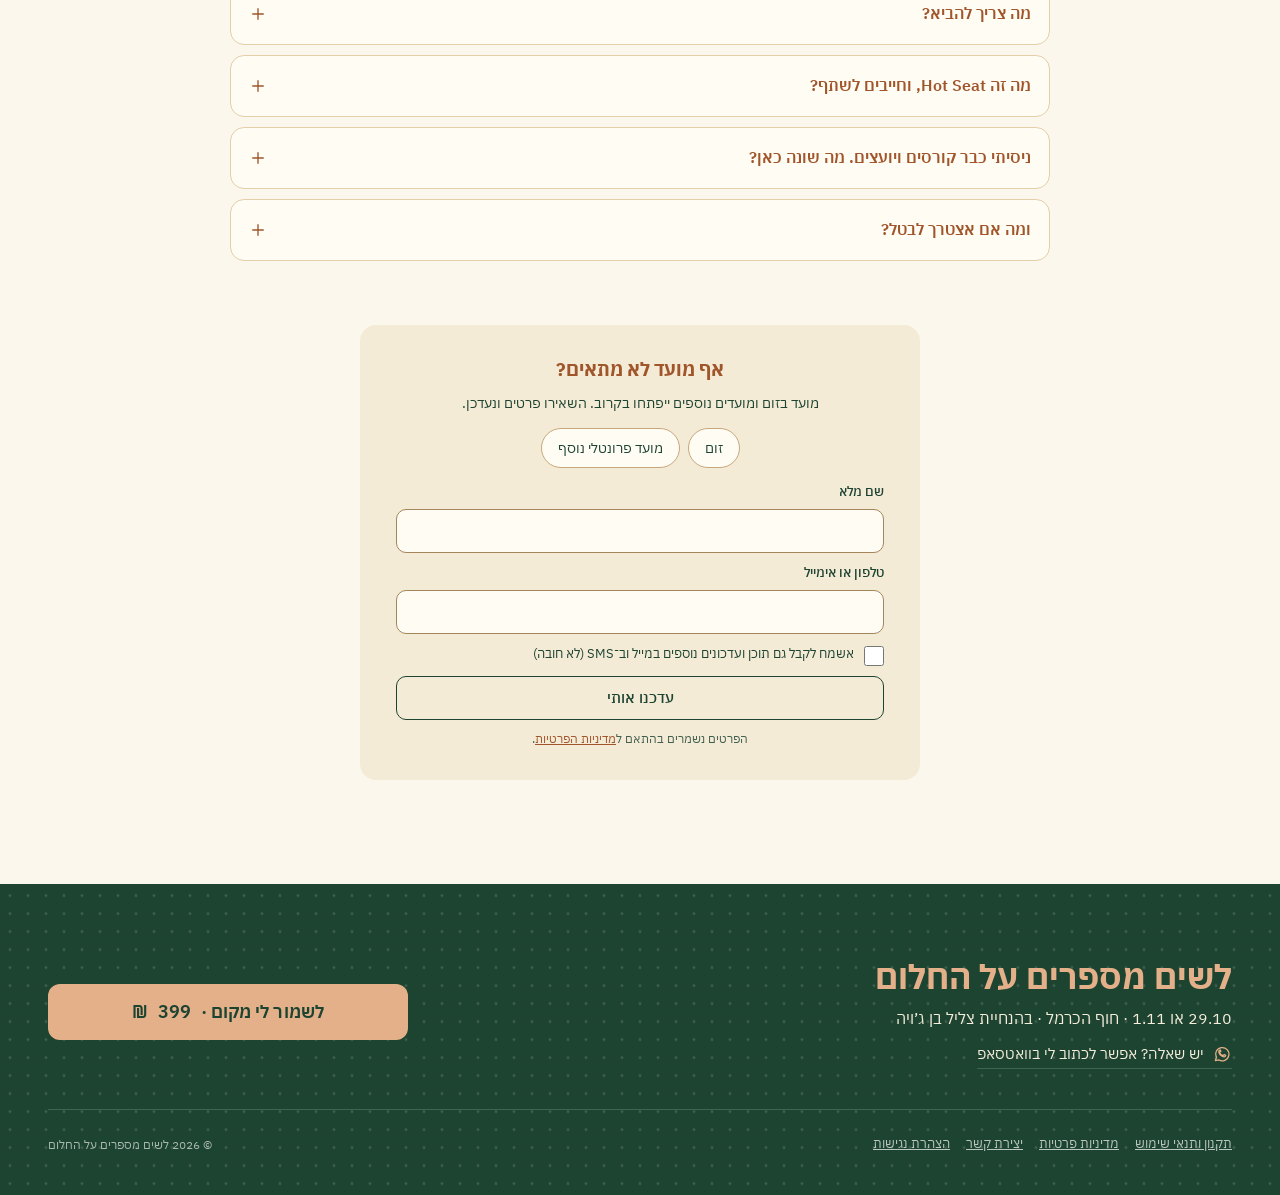
<file: workshop/index.html>
<!doctype html>
<html lang="he" dir="rtl">
<head>
<meta charset="utf-8">
<meta name="viewport" content="width=device-width, initial-scale=1">
<title>לשים מספרים על החלום · סדנה מעשית לבעלי עסקים</title>
<meta name="description" content="סדנה מעשית וקלילה של 3 שעות, בקבוצה של עד 5 בעלי עסקים בחוף הכרמל. עושים סדר במספרים ובודקים מה העסק צריך כדי להתאים לחיים שרוצים לחיות. בהנחיית צליל בן ג׳ויה.">
<link rel="canonical" href="https://zlilbj.co.il/workshop/">
<meta name="theme-color" content="#FBF7EC">
<meta property="og:type" content="website">
<meta property="og:locale" content="he_IL">
<meta property="og:title" content="לשים מספרים על החלום · סדנה מעשית לבעלי עסקים">
<meta property="og:description" content="מה אם העסק היה נבנה סביב החיים שלך, ולא להפך? סדנה של 3 שעות, עד 5 משתתפים, חוף הכרמל.">
<meta property="og:url" content="https://zlilbj.co.il/workshop/">
<meta property="og:image" content="https://zlilbj.co.il/assets/og-image.png">
<meta property="og:image:width" content="1200">
<meta property="og:image:height" content="630">
<meta name="twitter:card" content="summary_large_image">
<link rel="icon" href="/assets/favicon.svg" type="image/svg+xml">
<script>try{var a=JSON.parse(localStorage.getItem('a11y')||'{}');for(var k in a)if(a[k])document.documentElement.classList.add('a11y-'+k)}catch(e){}</script>
<link rel="preconnect" href="https://fonts.googleapis.com">
<link rel="preconnect" href="https://fonts.gstatic.com" crossorigin>
<link rel="stylesheet" href="https://fonts.googleapis.com/css2?family=IBM+Plex+Sans+Hebrew:wght@400;500;600;700&amp;display=swap">
<link rel="stylesheet" href="/assets/style.css">
<script src="/assets/config.js" defer></script>
<script src="/assets/main.js" defer></script>
</head>
<body>
<a class="skip-link" href="#main">דילוג לתוכן</a>

<header class="site-header">
  <div class="wrap header-inner">
    <a class="brand" href="/workshop/">
      <span class="brand-name">לשים מספרים על החלום</span>
      <span class="brand-tag">סדנה מעשית לבעלי עסקים · בהנחיית צליל בן ג׳ויה</span>
    </a>
    <div class="header-actions">
      <a class="btn btn-primary btn-sm header-cta" href="#register" data-umami-event="לחיצה על לשמור מקום" data-umami-event-place="header">לשמור לי מקום</a>
      <div class="a11y" data-a11y></div>
    </div>
  </div>
</header>

<main id="main">

<!-- ========== Hero ========== -->
<section class="hero bg-cream">
  <div class="hero-grid">
    <div class="hero-text">
      <span class="hero-pill">סדנה מעשית לבעלי עסקים</span>
      <h1>מה אם העסק היה נבנה סביב החיים שלך, ולא להפך?</h1>
      <p class="hero-sub">סדנה מעשית וקלילה של 3 שעות, בקבוצה של עד 5 בעלי עסקים. עוצרים רגע מהמרוץ, עושים סדר במספרים, ומתחילים לבדוק מה העסק צריך כדי להתאים לחיים שרוצים לחיות.</p>
      <div class="hero-actions">
        <a class="btn btn-primary" href="#register" data-umami-event="לחיצה על לשמור מקום" data-umami-event-place="hero">לשמור לי מקום</a>
        <a class="text-link" href="#program"><span>מה עושים בסדנה</span><svg width="18" height="18" viewBox="0 0 24 24" fill="none" stroke="currentColor" stroke-width="1.6" stroke-linecap="round" stroke-linejoin="round" aria-hidden="true"><path d="M19 12H5M11 6l-6 6 6 6"/></svg></a>
      </div>
      <ul class="facts" aria-label="פרטי הסדנה">
        <li><svg viewBox="0 0 24 24" fill="none" stroke="#A0552B" stroke-width="1.5" stroke-linecap="round" stroke-linejoin="round" aria-hidden="true"><rect x="3.5" y="5" width="17" height="15" rx="2"/><path d="M3.5 10h17M8 3v4M16 3v4"/></svg><span>29.10 או<br> 1.11</span></li>
        <li><svg viewBox="0 0 24 24" fill="none" stroke="#A0552B" stroke-width="1.5" stroke-linecap="round" stroke-linejoin="round" aria-hidden="true"><path d="M12 21s-6.5-5.6-6.5-11a6.5 6.5 0 0 1 13 0c0 5.4-6.5 11-6.5 11z"/><circle cx="12" cy="10" r="2.3"/></svg><span>חוף<br> הכרמל</span></li>
        <li><svg viewBox="0 0 24 24" fill="none" stroke="#A0552B" stroke-width="1.5" stroke-linecap="round" stroke-linejoin="round" aria-hidden="true"><circle cx="12" cy="12" r="8.5"/><path d="M12 7.5V12l3 2"/></svg><span>כ־3<br> שעות</span></li>
        <li><svg viewBox="0 0 24 24" fill="none" stroke="#A0552B" stroke-width="1.5" stroke-linecap="round" stroke-linejoin="round" aria-hidden="true"><circle cx="9" cy="8.5" r="3"/><path d="M3.5 19c.6-3 2.8-4.8 5.5-4.8s4.9 1.8 5.5 4.8"/><circle cx="16.5" cy="9.5" r="2.4"/><path d="M16 14.3c2.3.1 4 1.6 4.5 4.2"/></svg><span>עד 5<br> משתתפים</span></li>
      </ul>
    </div>

    <div class="hero-art">
      <svg class="illustration" xmlns="http://www.w3.org/2000/svg" viewBox="-48 -25 1200 900" fill="none" aria-hidden="true" focusable="false">
        <defs>
          <mask id="path-mask" maskUnits="userSpaceOnUse" x="-48" y="-25" width="1200" height="900">
            <path class="path-reveal" d="M520 318 C480 318 480 228 440 228 C400 228 385 250 345 250 C305 250 302 178 262 178 C222 178 200 120 160 120" stroke="#fff" stroke-width="16" stroke-linecap="round" pathLength="1" stroke-dasharray="1 1"/>
          </mask>
        </defs>
        <circle cx="600" cy="480" r="290" fill="#F4EBD6" stroke="#E3CFA8" stroke-width="3"/>
        <g stroke="#A0552B" stroke-width="3" fill="#FFFCF4">
          <circle cx="600" cy="135" r="40"/><circle cx="928" cy="373" r="40"/><circle cx="803" cy="759" r="40"/><circle cx="397" cy="759" r="40"/><circle cx="272" cy="373" r="40"/>
        </g>
        <g fill="#EBD3AE">
          <circle cx="600" cy="135" r="16"/><circle cx="928" cy="373" r="16"/><circle cx="803" cy="759" r="16"/><circle cx="397" cy="759" r="16"/><circle cx="272" cy="373" r="16"/>
        </g>
        <g transform="rotate(-10 555 725)">
          <rect x="520" y="690" width="72" height="72" rx="6" fill="#EAD2A4"/>
          <path d="M534 714h44M534 732h30" stroke="#A0552B" stroke-width="3" stroke-linecap="round" opacity="0.6"/>
        </g>
        <g transform="rotate(9 668 712)">
          <rect x="638" y="682" width="60" height="60" rx="6" fill="#D6E2DA"/>
          <path d="M650 704h36M650 720h22" stroke="#1D4331" stroke-width="3" stroke-linecap="round" opacity="0.5"/>
        </g>
        <circle cx="385" cy="560" r="50" fill="#FFFCF4" stroke="#E3CFA8" stroke-width="3"/>
        <rect x="330" y="552" width="26" height="16" rx="8" fill="#FFFCF4" stroke="#A0552B" stroke-width="3"/>
        <circle cx="385" cy="560" r="35" fill="#FFFCF4" stroke="#A0552B" stroke-width="3"/>
        <circle cx="385" cy="560" r="25" fill="#A0552B" opacity="0.55"/>
        <g transform="rotate(-4 600 480)">
          <rect x="450" y="300" width="300" height="360" rx="14" fill="#FFFCF4" stroke="#E3CFA8" stroke-width="3"/>
          <circle cx="700" cy="350" r="24" fill="#F4EBD6"/>
          <text x="700" y="360" text-anchor="middle" font-family="IBM Plex Sans Hebrew, Arial, sans-serif" font-size="28" font-weight="700" fill="#A0552B">₪</text>
          <rect x="490" y="344" width="170" height="12" rx="6" fill="#A0552B" opacity="0.85"/>
          <path d="M480 410H720M480 450H720M480 490H720" stroke="#C9A77C" stroke-width="3" stroke-linecap="round" stroke-dasharray="1 9"/>
          <rect x="600" y="398" width="120" height="8" rx="4" fill="#1D4331" opacity="0.25"/>
          <rect x="640" y="438" width="80" height="8" rx="4" fill="#1D4331" opacity="0.25"/>
          <rect x="580" y="478" width="140" height="8" rx="4" fill="#1D4331" opacity="0.25"/>
          <path d="M485 625H715" stroke="#E3CFA8" stroke-width="3" stroke-linecap="round"/>
          <rect x="505" y="585" width="32" height="40" rx="4" fill="#1D4331"/>
          <rect x="557" y="560" width="32" height="65" rx="4" fill="#1D4331"/>
          <rect x="609" y="570" width="32" height="55" rx="4" fill="#1D4331"/>
          <rect x="661" y="530" width="32" height="95" rx="4" fill="#A0552B"/>
        </g>
        <g transform="rotate(8 790 550)">
          <rect x="735" y="470" width="110" height="160" rx="16" fill="#1D4331"/>
          <rect x="750" y="486" width="80" height="30" rx="6" fill="#F6EEDC"/>
          <g fill="#E4B089">
            <circle cx="762" cy="545" r="9"/><circle cx="790" cy="545" r="9"/><circle cx="818" cy="545" r="9"/>
            <circle cx="762" cy="573" r="9"/><circle cx="790" cy="573" r="9"/><circle cx="818" cy="573" r="9"/>
            <circle cx="762" cy="601" r="9"/><circle cx="790" cy="601" r="9"/>
          </g>
          <circle cx="818" cy="601" r="9" fill="#A0552B"/>
        </g>
        <g transform="rotate(-28 520 655)">
          <rect x="455" y="648" width="120" height="13" rx="6.5" fill="#1D4331"/>
          <path d="M575 648l16 6.5-16 6.5z" fill="#A0552B"/>
        </g>
        <!-- הדרך: מהיום (הנקודה הירוקה) אל החלום (השמש) -->
        <path d="M520 318 C480 318 480 228 440 228 C400 228 385 250 345 250 C305 250 302 178 262 178 C222 178 200 120 160 120" stroke="#A0552B" stroke-width="3.5" stroke-dasharray="8 12" stroke-linecap="round" mask="url(#path-mask)"/>
        <circle cx="520" cy="318" r="13" fill="#1D4331"/>
        <g fill="#FBF7EC" stroke="#A0552B" stroke-width="3.5">
          <circle cx="440" cy="228" r="11"/><circle cx="345" cy="250" r="11"/><circle cx="262" cy="178" r="11"/>
        </g>
        <g class="sun">
          <circle cx="160" cy="120" r="30" fill="#A0552B"/>
          <path d="M160 78V64M160 162v14M118 120h-14M202 120h14M130.3 90.3l-9.9-9.9M189.7 149.7l9.9 9.9M189.7 90.3l9.9-9.9M130.3 149.7l-9.9 9.9" stroke="#A0552B" stroke-width="3.5" stroke-linecap="round"/>
        </g>
      </svg>
    </div>
  </div>
</section>

<!-- ========== נשמע מוכר? ========== -->
<section class="section bg-beige" aria-labelledby="pain-title">
  <div class="wrap pain-grid">
    <div class="pain-head">
      <h2 id="pain-title" class="h2">הרבה עבודה, מעט בהירות.</h2>
      <p class="eyebrow">נשמע מוכר?</p>
    </div>
    <ul class="pains">
      <li><svg viewBox="0 0 24 24" fill="none" stroke="#A0552B" stroke-width="1.6" stroke-linecap="round" stroke-linejoin="round" aria-hidden="true"><circle cx="12" cy="12" r="9"/><path d="M8 12.5l2.7 2.7L16 9.6"/></svg><p>יש תחושה שהעסק עובד, אבל לא ממש ברור כמה הוא באמת מרוויח.</p></li>
      <li><svg viewBox="0 0 24 24" fill="none" stroke="#A0552B" stroke-width="1.6" stroke-linecap="round" stroke-linejoin="round" aria-hidden="true"><circle cx="12" cy="12" r="9"/><path d="M8 12.5l2.7 2.7L16 9.6"/></svg><p>כל הצעת מחיר מרגישה קצת כמו ניחוש.</p></li>
      <li><svg viewBox="0 0 24 24" fill="none" stroke="#A0552B" stroke-width="1.6" stroke-linecap="round" stroke-linejoin="round" aria-hidden="true"><circle cx="12" cy="12" r="9"/><path d="M8 12.5l2.7 2.7L16 9.6"/></svg><p>בדוח יש רווח, ובחשבון הבנק התמונה נראית אחרת לגמרי.</p></li>
      <li><svg viewBox="0 0 24 24" fill="none" stroke="#A0552B" stroke-width="1.6" stroke-linecap="round" stroke-linejoin="round" aria-hidden="true"><circle cx="12" cy="12" r="9"/><path d="M8 12.5l2.7 2.7L16 9.6"/></svg><p>רוב היום הולך על מה שדחוף, והדברים החשובים נדחים לשבוע הבא.</p></li>
      <li><svg viewBox="0 0 24 24" fill="none" stroke="#A0552B" stroke-width="1.6" stroke-linecap="round" stroke-linejoin="round" aria-hidden="true"><circle cx="12" cy="12" r="9"/><path d="M8 12.5l2.7 2.7L16 9.6"/></svg><p>כל ההחלטות יושבות לך בראש, ואין עם מי לחשוב עליהן בגובה העיניים.</p></li>
    </ul>
    <p class="pain-close">אם הנהנת לפחות פעם אחת, הסדנה הזו נבנתה בשבילך.</p>
  </div>
</section>

<!-- ========== הגיע הזמן ========== -->
<section class="section bg-cream" aria-labelledby="time-title">
  <div class="wrap time-grid">
    <div class="time-text">
      <h2 id="time-title" class="h2">הגיע הזמן שהעסק יפסיק לנהל אותך</h2>
      <p class="lead">פתחת עסק כדי לבנות משהו משלך: יותר חופש, יותר עצמאות, עשייה שיש בה משמעות וחיים שמתאימים לך.</p>
      <p class="lead">אבל איפשהו בדרך, העסק התחיל לנהל אותך. מכבים את השריפה הבאה, והמספרים יושבים ברקע ומחכים שמישהו סוף סוף יעשה בהם סדר.</p>
      <p class="lead">עסק לא אמור רק להכניס כסף. הוא אמור לאפשר את החיים שבגללם יצאנו לדרך.</p>
    </div>
    <div class="time-panel">
      <p class="ask">אז בואו נעצור רגע ונשאל שאלה אחרת:</p>
      <p class="question">איזה עסק צריך להיות לי, כדי לאפשר את החיים שאני רוצה לחיות?</p>
      <p class="lead">ברגע שיודעים כמה העסק צריך להכניס, כמה צריך למכור, כמה לקוחות צריך וכמה זמן רוצים לעבוד, החלום מפסיק להיות משאלה ומתחיל לקבל צורה.</p>
    </div>
  </div>
</section>

<!-- ========== הגישה והתוכנית ========== -->
<section id="program" class="section program bg-cream" aria-labelledby="program-title">
  <div class="wrap">
    <div class="approach">
      <div class="approach-title">
        <p class="eyebrow">הגישה</p>
        <h2 class="h2">מתחילים מהחיים שרוצים, ועובדים אחורה אל המספרים.</h2>
      </div>
      <p class="lead">בלי טבלאות מסובכות ובלי ז׳רגון מקצועי. רק מה שצריך כדי להבין את העסק שלך טוב יותר.</p>
    </div>

    <div class="program-head">
      <p class="eyebrow">מה עושים ב־3 השעות?</p>
      <h2 id="program-title" class="h2">חמש תחנות, מהחלום ועד הצעד הבא.</h2>
    </div>

    <ol class="stations">
      <li class="station">
        <span class="station-num" aria-hidden="true">01</span>
        <div class="station-card"><h3>היכרות</h3><p>היכרות קצרה שמתחילה מהאדם: מי אני, ומה הכי חשוב לי שהעסק יאפשר לי בחיים.</p></div>
      </li>
      <li class="station">
        <span class="station-num" aria-hidden="true">02</span>
        <div class="station-card"><h3>החזון</h3><p>מגדירים את התמונה שרוצים להגיע אליה. בלי מצגות ובלי מילים גדולות, רק מה שבאמת חשוב.</p></div>
      </li>
      <li class="station is-key">
        <span class="station-num" aria-hidden="true">03</span>
        <div class="station-card"><h3>מחשבון החלומות</h3><p>עם כלי שפיתחתי במיוחד לסדנה, מתרגמים את החזון למספרים: כמה העסק צריך להכניס, כמה לקוחות או מכירות נדרשים ומה המחיר הממוצע שעובד. וגם מגלים את המספר האחד שכדאי להתמקד בו.</p></div>
      </li>
      <li class="station">
        <span class="station-num" aria-hidden="true">04</span>
        <div class="station-card"><h3><span class="ltr" lang="en">Hot Seat</span></h3><p>עסק אחד או שניים עולים לשולחן עם אתגר אמיתי. הקבוצה שואלת, משקפת ומציעה כיוונים, ואני אורזת את הדיון לצעדים שאפשר לקחת הלאה.</p></div>
      </li>
      <li class="station">
        <span class="station-num" aria-hidden="true">05</span>
        <div class="station-card"><h3>סיכום ותוכנית</h3><p>כל משתתף בוחר את המספר החשוב, ההחלטה האחת שיתמקד בה ושלושת הצעדים לשבוע הקרוב.</p></div>
      </li>
    </ol>
  </div>
</section>

<!-- ========== עם מה יוצאים ========== -->
<section class="section bg-green" aria-labelledby="outcomes-title">
  <div class="wrap outcomes-grid">
    <div class="outcomes-head">
      <p class="eyebrow">עם מה יוצאים?</p>
      <h2 id="outcomes-title">כלים פרקטיים, פשוטים וממוקדים, שאפשר להמשיך לעבוד איתם.</h2>
    </div>
    <ul class="tiles">
      <li class="tile"><svg viewBox="0 0 24 24" fill="none" stroke="#E4B089" stroke-width="1.5" stroke-linecap="round" stroke-linejoin="round" aria-hidden="true"><rect x="5" y="2.5" width="14" height="19" rx="2.5"/><rect x="8" y="5.5" width="8" height="3.5" rx="1"/><path d="M8.5 13h.01M12 13h.01M15.5 13h.01M8.5 16.5h.01M12 16.5h.01M15.5 16.5h.01"/></svg><span class="tile-title">מחשבון החלומות</span><span class="tile-sub">לשימוש גם אחרי הסדנה</span></li>
      <li class="tile"><svg viewBox="0 0 24 24" fill="none" stroke="#E4B089" stroke-width="1.5" stroke-linecap="round" stroke-linejoin="round" aria-hidden="true"><path d="M4 5.5A2.5 2.5 0 0 1 6.5 3H20v15H6.5A2.5 2.5 0 0 0 4 20.5z"/><path d="M4 20.5A2.5 2.5 0 0 0 6.5 23H20v-5M8 7.5h8M8 11h6"/></svg><span class="tile-title">חוברת עבודה אישית</span><span class="tile-sub">עם כל מה שגיבשת בסדנה</span></li>
      <li class="tile"><svg viewBox="0 0 24 24" fill="none" stroke="#E4B089" stroke-width="1.5" stroke-linecap="round" stroke-linejoin="round" aria-hidden="true"><path d="M12 3v18M12 5h6l2 2.5-2 2.5h-6M12 12H6l-2 2.5L6 17h6"/></svg><span class="tile-title">החלטה אחת</span><span class="tile-sub">ו־3 צעדים לשבוע הקרוב</span></li>
      <li class="tile"><svg viewBox="0 0 24 24" fill="none" stroke="#E4B089" stroke-width="1.5" stroke-linecap="round" stroke-linejoin="round" aria-hidden="true"><path d="M3 17l5-5 4 3 8-8"/><path d="M15 7h5v5"/></svg><span class="tile-title">בונוס: קובץ תזרים</span><span class="tile-sub">פשוט וקל, לניהול השוטף</span></li>
    </ul>
    <p class="outcomes-note">בלי הבטחות קסם. יש כלים ושיטה, ומה שעושים איתם נמצא בידיים שלך.</p>
  </div>
</section>

<!-- ========== אודות ========== -->
<section class="section about bg-beige" aria-labelledby="about-title">
  <div class="wrap about-grid">
    <figure class="portrait">
      <div class="portrait-frame">
        <svg viewBox="0 0 342 96" fill="none" aria-hidden="true"><path d="M318 84 C288 84 278 64 248 64 C218 64 212 80 182 80 C152 80 146 52 116 52 C92 52 80 34 58 34" stroke="#A0552B" stroke-width="1.5" stroke-dasharray="4 6" stroke-linecap="round"/><circle cx="318" cy="84" r="6" fill="#1D4331"/><circle cx="248" cy="64" r="5" fill="#FBF7EC" stroke="#A0552B" stroke-width="1.5"/><circle cx="182" cy="80" r="5" fill="#FBF7EC" stroke="#A0552B" stroke-width="1.5"/><circle cx="116" cy="52" r="5" fill="#FBF7EC" stroke="#A0552B" stroke-width="1.5"/><circle cx="58" cy="34" r="10" fill="#A0552B"/><path d="M58 18V13M58 50v5M42 34h-5M74 34h5M46.7 22.7l-3.5-3.5M69.3 45.3l3.5 3.5M69.3 22.7l3.5-3.5M46.7 45.3l-3.5 3.5" stroke="#A0552B" stroke-width="1.5" stroke-linecap="round"/></svg>
        <!-- התמונה: שמרי קובץ בשם zlil.jpg בתיקייה assets (רצוי לאורך, לפחות 720×900) -->
        <img src="/assets/zlil.jpg" alt="צליל בן ג׳ויה" width="720" height="900" loading="lazy" onerror="this.remove()">
      </div>
    </figure>
    <div class="about-text">
      <p class="eyebrow">מרואת חשבון למדריכה של בעלי עסקים</p>
      <h2 id="about-title" class="h2">נעים מאוד, אני צליל.</h2>
      <p class="lead">אני רואת חשבון, וב־12 השנים האחרונות עבדתי בעולמות הפיננסים, העסקים והניהול. עבדתי עם מגוון רחב של חברות ועסקים, בגדלים שונים ובענפים שונים, וראיתי מקרוב איך עסקים עובדים מבפנים.</p>
      <p class="callout">במשך השנים הבנתי עד כמה המספרים הם חלק משמעותי מהסיפור, אבל הם אף פעם לא הסיפור כולו.</p>
      <p class="lead">מתוך ההבנה הזו הקמתי את הסדנה. המשימה שלי היא לחבר בין החלום לבין המספרים: לדבר בגובה העיניים, להראות שהמספרים לא נושכים, ולהפוך את הניהול הפיננסי לכלי שמשרת את החלום, ולא חונק אותו.</p>
      <p class="callout">אני מאמינה שכל מי שמנהל עסק ראוי להרוויח היטב ממה שהוא אוהב לעשות, בלי להתפשר על החיים שהוא רוצה לחיות.</p>
      <p class="lead">גם אני נמצאת בשנים האחרונות בתהליך של חשיבה מחדש על הדרך שבה אני רוצה לעבוד ולחיות. פחות ״מה הקריירה שלי אמורה להיות?״, ויותר איך אני רוצה שהחיים שלי ייראו, ואיזו עבודה או איזה עסק יכולים להשתלב בתוכם.</p>
      <p class="callout">ואולי זה הדבר החשוב ביותר שאני מביאה איתי לסדנה: אני לא רק מבינה את ההתלבטויות של בעלי עסקים. אני חיה אותן.</p>
    </div>
  </div>
</section>

<!-- ========== למי זה מתאים ========== -->
<section class="section bg-cream" aria-labelledby="fit-title">
  <div class="wrap fit">
    <h2 id="fit-title" class="h2">למי זה מתאים, ולמי פחות</h2>
    <div class="fit-cards">
      <div class="fit-card">
        <h3>זה בשבילך, אם:</h3>
        <ul class="fit-list">
          <li><svg viewBox="0 0 24 24" fill="none" stroke="#A0552B" stroke-width="1.6" stroke-linecap="round" stroke-linejoin="round" aria-hidden="true"><circle cx="12" cy="12" r="9"/><path d="M8 12.5l2.7 2.7L16 9.6"/></svg><p>יש לך עסק קטן, גם אם הוא בתחילת הדרך, וכבר יש לך מספרים ראשונים לעבוד איתם.</p></li>
          <li><svg viewBox="0 0 24 24" fill="none" stroke="#A0552B" stroke-width="1.6" stroke-linecap="round" stroke-linejoin="round" aria-hidden="true"><circle cx="12" cy="12" r="9"/><path d="M8 12.5l2.7 2.7L16 9.6"/></svg><p>במה שהעסק עושה יש לך ביטחון מלא, אבל המספרים עושים לך סחרחורת.</p></li>
          <li><svg viewBox="0 0 24 24" fill="none" stroke="#A0552B" stroke-width="1.6" stroke-linecap="round" stroke-linejoin="round" aria-hidden="true"><circle cx="12" cy="12" r="9"/><path d="M8 12.5l2.7 2.7L16 9.6"/></svg><p>הכול עליך, ובא לך לחשוב על העסק עם עוד אנשים בחדר.</p></li>
          <li><svg viewBox="0 0 24 24" fill="none" stroke="#A0552B" stroke-width="1.6" stroke-linecap="round" stroke-linejoin="round" aria-hidden="true"><circle cx="12" cy="12" r="9"/><path d="M8 12.5l2.7 2.7L16 9.6"/></svg><p>חשוב לך שהעסק יתאים לחיים שלך, ולא להפך.</p></li>
        </ul>
      </div>
      <div class="fit-card is-not">
        <h3>פחות מתאים, אם:</h3>
        <ul class="fit-list">
          <li><svg viewBox="0 0 24 24" fill="none" stroke="#3F5E4E" stroke-width="1.6" stroke-linecap="round" stroke-linejoin="round" aria-hidden="true"><circle cx="12" cy="12" r="9"/><path d="M9 9l6 6M15 9l-6 6"/></svg><strong>עוד לא התחלת לפעול ואין נתונים לעבוד איתם.</strong><p class="why">המחשבון עובד עם המספרים של העסק, אז כדאי להגיע כשכבר יש קצת פעילות.</p></li>
          <li><svg viewBox="0 0 24 24" fill="none" stroke="#3F5E4E" stroke-width="1.6" stroke-linecap="round" stroke-linejoin="round" aria-hidden="true"><circle cx="12" cy="12" r="9"/><path d="M9 9l6 6M15 9l-6 6"/></svg><strong>מחפשים קורס מקיף בניהול עסקים.</strong><p class="why">זו סדנה ממוקדת, שעובדת על העסק שלך ועל המספרים שלך.</p></li>
          <li><svg viewBox="0 0 24 24" fill="none" stroke="#3F5E4E" stroke-width="1.6" stroke-linecap="round" stroke-linejoin="round" aria-hidden="true"><circle cx="12" cy="12" r="9"/><path d="M9 9l6 6M15 9l-6 6"/></svg><strong>מחפשים פתרון קסם.</strong><p class="why">יש כאן כלים ושיטה, והשינוי מתחיל במה שעושים איתם.</p></li>
        </ul>
      </div>
    </div>
  </div>
</section>

<!-- ========== מחיר, שאלות והרשמה ========== -->
<div class="buy">

  <section class="pricing" aria-labelledby="price-title">
    <div class="box">
      <span class="badge" data-early-only>הרשמה מוקדמת עד 10.10.2026</span>
      <h2 id="price-title">מה כלול בסדנה</h2>
      <ul class="includes">
        <li><svg viewBox="0 0 24 24" fill="none" stroke="#A0552B" stroke-width="1.7" stroke-linecap="round" stroke-linejoin="round" aria-hidden="true"><circle cx="12" cy="12" r="9"/><path d="M8 12.5l2.7 2.7L16 9.6"/></svg><span>סדנה פרונטלית של כ־3 שעות</span></li>
        <li><svg viewBox="0 0 24 24" fill="none" stroke="#A0552B" stroke-width="1.7" stroke-linecap="round" stroke-linejoin="round" aria-hidden="true"><circle cx="12" cy="12" r="9"/><path d="M8 12.5l2.7 2.7L16 9.6"/></svg><span>קבוצה קטנה של עד 5 משתתפים</span></li>
        <li><svg viewBox="0 0 24 24" fill="none" stroke="#A0552B" stroke-width="1.7" stroke-linecap="round" stroke-linejoin="round" aria-hidden="true"><circle cx="12" cy="12" r="9"/><path d="M8 12.5l2.7 2.7L16 9.6"/></svg><span>מחשבון החלומות, לשימוש גם אחרי הסדנה</span></li>
        <li><svg viewBox="0 0 24 24" fill="none" stroke="#A0552B" stroke-width="1.7" stroke-linecap="round" stroke-linejoin="round" aria-hidden="true"><circle cx="12" cy="12" r="9"/><path d="M8 12.5l2.7 2.7L16 9.6"/></svg><span>חוברת עבודה אישית</span></li>
        <li><svg viewBox="0 0 24 24" fill="none" stroke="#A0552B" stroke-width="1.7" stroke-linecap="round" stroke-linejoin="round" aria-hidden="true"><circle cx="12" cy="12" r="9"/><path d="M8 12.5l2.7 2.7L16 9.6"/></svg><span>בונוס: קובץ תזרים מזומנים פשוט</span></li>
      </ul>
      <div class="price">
        <span class="price-amount"><span data-price>249</span> ₪</span>
        <span class="price-note" data-early-only>לאחר מכן המחיר עולה ל־399 ₪</span>
      </div>
      <a class="btn btn-primary btn-block" href="#register" data-umami-event="לחיצה על לשמור מקום" data-umami-event-place="pricing">לשמור לי מקום</a>
    </div>
  </section>

  <section class="faq" aria-labelledby="faq-title">
    <div class="faq-inner">
      <h2 id="faq-title" class="h2">שאלות ששואלים אותי</h2>
      <div class="faq-list">
        <details class="faq-item" open>
          <summary><span>המספרים ממש לא הצד החזק שלי. זה בשבילי?</span><svg viewBox="0 0 24 24" fill="none" stroke="#A0552B" stroke-width="1.8" stroke-linecap="round" aria-hidden="true"><path d="M12 5v14M5 12h14"/></svg></summary>
          <p>בהחלט, ובשביל זה הסדנה קיימת. לא צריך להיות רואה חשבון כדי להבין את הכסף של העסק. צריך להבין איך הוא משרת את החזון שלך. עובדים עם מחשבון פשוט, בשפה פשוטה, ואני שם לאורך כל הסדנה.</p>
        </details>
        <details class="faq-item">
          <summary><span>אלמד בסדנה איך בונים עסק?</span><svg viewBox="0 0 24 24" fill="none" stroke="#A0552B" stroke-width="1.8" stroke-linecap="round" aria-hidden="true"><path d="M12 5v14M5 12h14"/></svg></summary>
          <p>לא במובן של קורס. בשלוש שעות אי אפשר, וגם לא צריך ללמוד כל מה שיש לדעת על ניהול עסק. מה שכן אפשר: לעשות סדר, להבין את המספרים, ולצאת עם תמונה ברורה של מה העסק שלך צריך כדי להגיע לשם, ומה הצעד הבא.</p>
        </details>
        <details class="faq-item">
          <summary><span>מה צריך להביא?</span><svg viewBox="0 0 24 24" fill="none" stroke="#A0552B" stroke-width="1.8" stroke-linecap="round" aria-hidden="true"><path d="M12 5v14M5 12h14"/></svg></summary>
          <p>מחשב נייד או טלפון, והערכה כללית של ההכנסות וההוצאות החודשיות של העסק. לא צריך דוחות מסודרים.</p>
        </details>
        <details class="faq-item">
          <summary><span>מה זה <span class="ltr" lang="en">Hot Seat</span>, וחייבים לשתף?</span><svg viewBox="0 0 24 24" fill="none" stroke="#A0552B" stroke-width="1.8" stroke-linecap="round" aria-hidden="true"><path d="M12 5v14M5 12h14"/></svg></summary>
          <p>ב־<span class="ltr" lang="en">Hot Seat</span> עסק אחד או שניים מביאים אתגר או התלבטות, והקבוצה חושבת עליהם יחד. כולם לוקחים חלק בחשיבה, ובשאר חלקי הסדנה כל אחד עובד על העסק שלו. העלייה ל־<span class="ltr" lang="en">Hot Seat</span> היא בהתנדבות.</p>
        </details>
        <details class="faq-item">
          <summary><span>ניסיתי כבר קורסים ויועצים. מה שונה כאן?</span><svg viewBox="0 0 24 24" fill="none" stroke="#A0552B" stroke-width="1.8" stroke-linecap="round" aria-hidden="true"><path d="M12 5v14M5 12h14"/></svg></summary>
          <p>הסדנה לא מלמדת תיאוריה. היא מתחילה מהעסק שלך ומהחיים שרוצים לחיות, עובדת על המספרים האמיתיים שלך, ובקבוצה קטנה שבה יש מקום לכל אחד. בסוף יוצאים עם החלטה וצעדים, ולא עם עוד סיכום של הרצאה.</p>
        </details>
        <details class="faq-item">
          <summary><span>ומה אם אצטרך לבטל?</span><svg viewBox="0 0 24 24" fill="none" stroke="#A0552B" stroke-width="1.8" stroke-linecap="round" aria-hidden="true"><path d="M12 5v14M5 12h14"/></svg></summary>
          <p>אפשר לבטל בהודעה בכתב (במייל או בוואטסאפ) בתוך 14 יום מההרשמה, ועד יומיים (שאינם שבת או חג) לפני מועד הסדנה, ולקבל החזר מלא בניכוי דמי ביטול של 5%. לאחר מכן, לא יהיה החזר.</p>
        </details>
      </div>
    </div>
  </section>

  <section id="register" class="register" aria-labelledby="register-title">
    <div class="box">
      <h2 id="register-title">שומרים מקום</h2>
      <p class="register-intro">הקבוצה מוגבלת ל־5 משתתפים. המיקום המדויק בחוף הכרמל יישלח לנרשמים.</p>

      <form id="register-form" class="form" novalidate>
        <fieldset class="field">
          <legend>בחירת מועד</legend>
          <div class="sessions">
            <label class="session"><input class="radio" type="radio" name="session" value="2026-10-29" data-error-id="session-error" aria-describedby="session-error">יום חמישי, 29.10.2026, בשעה 10:00</label>
            <label class="session"><input class="radio" type="radio" name="session" value="2026-11-01" data-error-id="session-error" aria-describedby="session-error">יום ראשון, 1.11.2026, בשעה 19:00</label>
          </div>
          <span class="field-error" id="session-error" role="alert"></span>
        </fieldset>

        <div class="field">
          <label class="field-label" for="reg-name">שם מלא</label>
          <input class="input" id="reg-name" name="name" type="text" autocomplete="name" required aria-describedby="reg-name-error">
          <span class="field-error" id="reg-name-error" role="alert"></span>
        </div>

        <div class="field">
          <label class="field-label" for="reg-phone">טלפון</label>
          <input class="input" id="reg-phone" name="phone" type="tel" inputmode="tel" autocomplete="tel" required placeholder=" " aria-describedby="reg-phone-error">
          <span class="field-error" id="reg-phone-error" role="alert"></span>
        </div>

        <div class="field">
          <label class="field-label" for="reg-email">אימייל</label>
          <input class="input" id="reg-email" name="email" type="email" inputmode="email" autocomplete="email" required placeholder="name@example.com" aria-describedby="reg-email-error">
          <span class="field-error" id="reg-email-error" role="alert"></span>
        </div>

        <div class="field">
          <label class="field-label" for="reg-business">סוג העסק</label>
          <input class="input" id="reg-business" name="business" type="text" aria-describedby="reg-business-hint">
          <span class="field-hint" id="reg-business-hint">כמה מילים על העסק.</span>
        </div>

        <div class="checks">
          <div class="check">
            <input id="terms" name="terms" type="checkbox" required aria-describedby="terms-error">
            <label for="terms">קראתי ואישרתי את <a href="/terms/" target="_blank" rel="noopener">התקנון</a> ואת <a href="/privacy/" target="_blank" rel="noopener">מדיניות הפרטיות</a><span class="req" aria-hidden="true"> *</span></label>
          </div>
          <span class="field-error" id="terms-error" role="alert"></span>
          <div class="check">
            <input id="marketing" name="marketing" type="checkbox">
            <label for="marketing">אשמח לקבל עדכונים ותוכן מקצועי במייל וב־SMS (לא חובה)</label>
          </div>
        </div>

        <button class="btn btn-primary btn-block" type="submit">למעבר לתשלום · <span data-price>249</span> ₪</button>
        <p class="early-note" data-early-only>מחיר ההרשמה המוקדמת בתוקף עד 10.10.2026.</p>
        <div class="form-status" id="register-status" role="status" aria-live="polite"></div>
      </form>
    </div>
  </section>

</div>

<!-- ========== אף מועד לא מתאים? ========== -->
<section id="more-dates" class="more-dates" aria-labelledby="more-title">
  <div class="more-box">
    <h2 id="more-title">אף מועד לא מתאים?</h2>
    <p>מועד בזום ומועדים נוספים ייפתחו בקרוב. השאירו פרטים ונעדכן.</p>
    <form id="waitlist-form" class="form" novalidate>
      <div class="chips" role="group" aria-label="מה מעניין אותך">
        <button type="button" class="chip" aria-pressed="false">זום</button>
        <button type="button" class="chip" aria-pressed="false">מועד פרונטלי נוסף</button>
      </div>
      <div class="field">
        <label class="field-label" for="wl-name">שם מלא</label>
        <input class="input" id="wl-name" name="wname" type="text" autocomplete="name" aria-describedby="wl-name-error">
        <span class="field-error" id="wl-name-error" role="alert"></span>
      </div>
      <div class="field">
        <label class="field-label" for="wl-contact">טלפון או אימייל</label>
        <input class="input" id="wl-contact" name="wcontact" type="text" autocomplete="email" dir="auto" aria-describedby="wl-contact-error">
        <span class="field-error" id="wl-contact-error" role="alert"></span>
      </div>
      <div class="check">
        <input id="wl-marketing" name="wmarketing" type="checkbox">
        <label for="wl-marketing">אשמח לקבל גם תוכן ועדכונים נוספים במייל וב־SMS (לא חובה)</label>
      </div>
      <button type="submit" class="btn btn-outline btn-block">עדכנו אותי</button>
      <div class="form-status" id="waitlist-status" role="status" aria-live="polite"></div>
      <p class="fine">הפרטים נשמרים בהתאם ל<a href="/privacy/">מדיניות הפרטיות</a>.</p>
    </form>
  </div>
</section>

</main>

<footer class="site-footer bg-green">
  <div class="wrap">
    <div class="footer-top">
      <div class="footer-id">
        <span class="footer-name">לשים מספרים על החלום</span>
        <span class="footer-meta">29.10 או 1.11 · חוף הכרמל · בהנחיית צליל בן ג׳ויה</span>
        <a class="wa-link" href="https://wa.me/972545529232" target="_blank" rel="noopener" data-umami-event="לחיצה על וואטסאפ" data-umami-event-place="footer"><svg viewBox="0 0 24 24" fill="none" stroke="#E4B089" stroke-width="1.5" stroke-linecap="round" stroke-linejoin="round" aria-hidden="true"><path d="M4 20l1.3-3.9A8 8 0 1 1 8 19z"/><path d="M9 9.5c.3 2 2.5 4.2 4.5 4.5l1-1.2 2 .9c-.3 1.3-1.3 1.8-2.3 1.7-3-.3-5.8-3.1-6.1-6.1-.1-1 .4-2 1.7-2.3l.9 2z"/></svg>יש שאלה? אפשר לכתוב לי בוואטסאפ</a>
      </div>
      <div class="footer-cta"><a class="btn btn-light" href="#register" data-umami-event="לחיצה על לשמור מקום" data-umami-event-place="footer">לשמור לי מקום · <span data-price>249</span> ₪</a></div>
    </div>
    <div class="footer-bottom">
      <nav class="footer-links" aria-label="מידע משפטי ויצירת קשר">
        <a href="/terms/">תקנון ותנאי שימוש</a>
        <a href="/privacy/">מדיניות פרטיות</a>
        <a href="https://wa.me/972545529232" target="_blank" rel="noopener">יצירת קשר</a>
        <a href="/accessibility/">הצהרת נגישות</a>
      </nav>
      <span class="copyright">© 2026 לשים מספרים על החלום</span>
    </div>
  </div>
</footer>
</body>
</html>
</file>
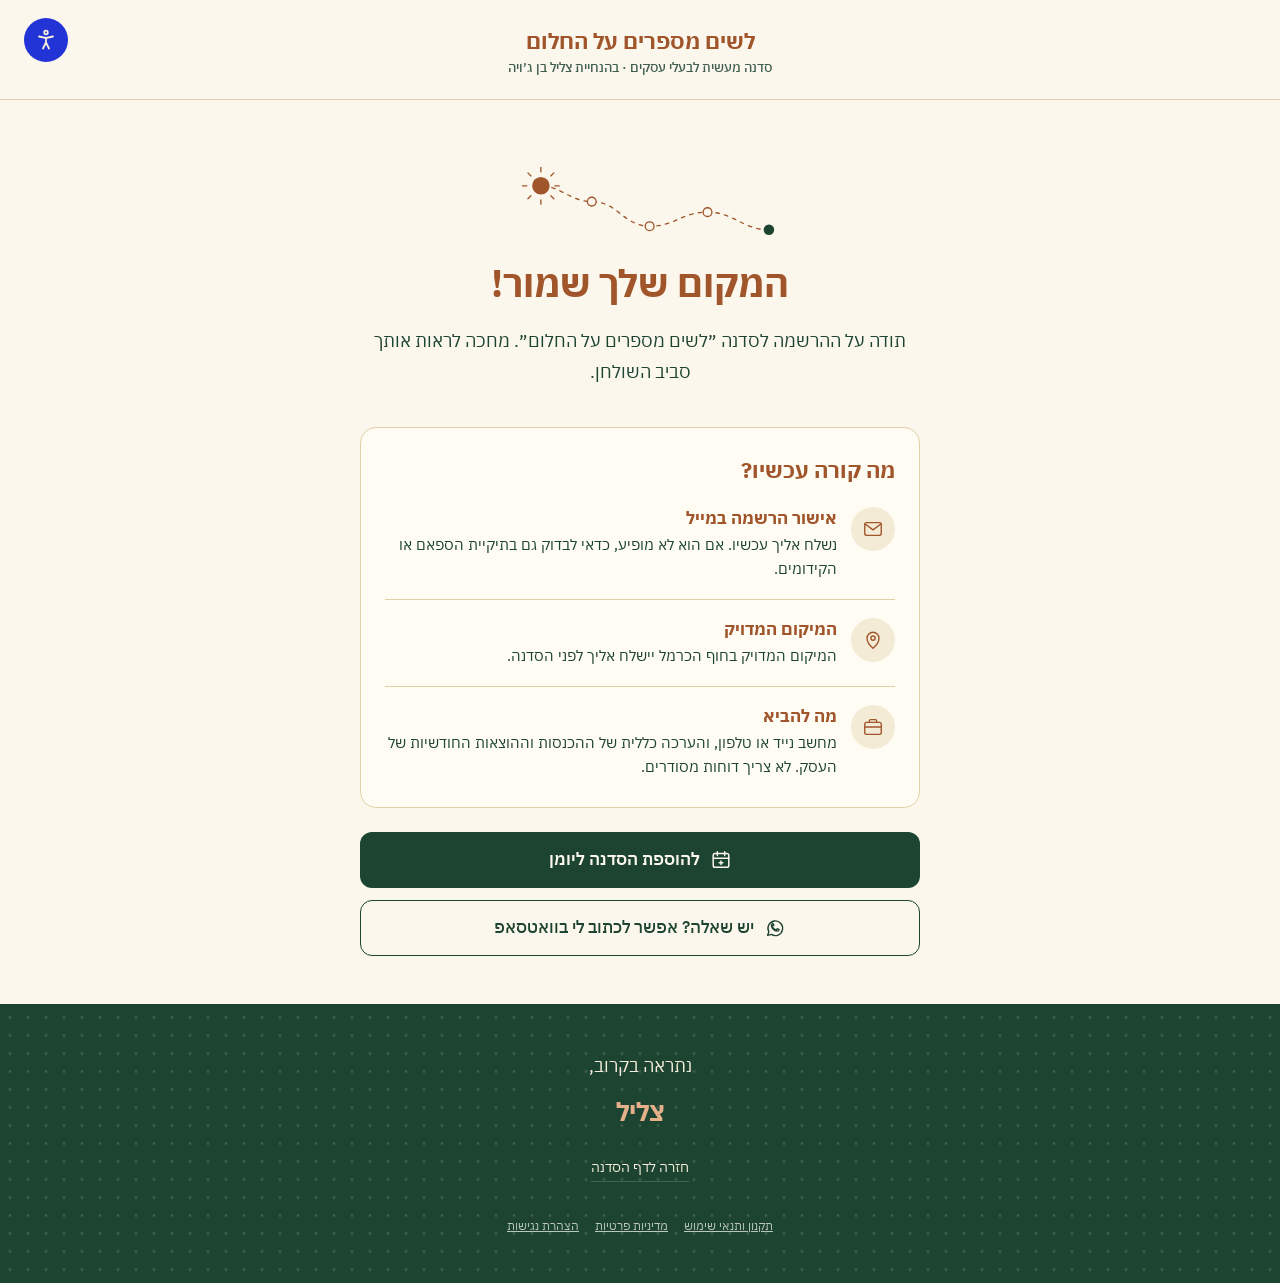
<file: workshop/thanks/index.html>
<!doctype html>
<html lang="he" dir="rtl">
<head>
<meta charset="utf-8">
<meta name="viewport" content="width=device-width, initial-scale=1">
<title>המקום שלך שמור · לשים מספרים על החלום</title>
<meta name="robots" content="noindex, nofollow">
<meta name="theme-color" content="#FBF7EC">
<link rel="icon" href="/assets/favicon.svg" type="image/svg+xml">
<script>try{var a=JSON.parse(localStorage.getItem('a11y')||'{}');for(var k in a)if(a[k])document.documentElement.classList.add('a11y-'+k)}catch(e){}</script>
<link rel="preconnect" href="https://fonts.googleapis.com">
<link rel="preconnect" href="https://fonts.gstatic.com" crossorigin>
<link rel="stylesheet" href="https://fonts.googleapis.com/css2?family=IBM+Plex+Sans+Hebrew:wght@400;500;600;700&amp;display=swap">
<link rel="stylesheet" href="/assets/style.css">
<script src="/assets/config.js?v=2" defer></script>
<script src="/assets/main.js?v=2" defer></script>
</head>
<body>
<a class="skip-link" href="#main">דילוג לתוכן</a>

<header class="site-header simple">
  <div class="header-inner">
    <a class="brand" href="/workshop/">
      <span class="brand-name">לשים מספרים על החלום</span>
      <span class="brand-tag">סדנה מעשית לבעלי עסקים · בהנחיית צליל בן ג׳ויה</span>
    </a>
  </div>
  <div class="a11y" data-a11y></div>
</header>

<main id="main">
  <section class="thanks-hero">
    <div class="wrap">
      <svg viewBox="0 0 342 96" fill="none" aria-hidden="true"><path d="M318 84 C288 84 278 64 248 64 C218 64 212 80 182 80 C152 80 146 52 116 52 C92 52 80 34 58 34" stroke="#A0552B" stroke-width="1.5" stroke-dasharray="4 6" stroke-linecap="round"/><circle cx="318" cy="84" r="6" fill="#1D4331"/><circle cx="248" cy="64" r="5" fill="#FBF7EC" stroke="#A0552B" stroke-width="1.5"/><circle cx="182" cy="80" r="5" fill="#FBF7EC" stroke="#A0552B" stroke-width="1.5"/><circle cx="116" cy="52" r="5" fill="#FBF7EC" stroke="#A0552B" stroke-width="1.5"/><circle cx="58" cy="34" r="10" fill="#A0552B"/><path d="M58 18V13M58 50v5M42 34h-5M74 34h5M46.7 22.7l-3.5-3.5M69.3 45.3l3.5 3.5M69.3 22.7l3.5-3.5M46.7 45.3l-3.5 3.5" stroke="#A0552B" stroke-width="1.5" stroke-linecap="round"/></svg>
      <h1>המקום שלך שמור!</h1>
      <p>תודה על ההרשמה לסדנה ״לשים מספרים על החלום״. מחכה לראות אותך סביב השולחן.</p>
    </div>
  </section>

  <section class="thanks-body">
    <div class="wrap">
      <div class="next-card">
        <h2>מה קורה עכשיו?</h2>
        <div class="next-step">
          <span class="next-icon"><svg viewBox="0 0 24 24" fill="none" stroke="#A0552B" stroke-width="1.5" stroke-linecap="round" stroke-linejoin="round" aria-hidden="true"><rect x="3" y="5" width="18" height="14" rx="2"/><path d="M3.5 6.5 12 13l8.5-6.5"/></svg></span>
          <div><h3>אישור הרשמה במייל</h3><p>נשלח אליך עכשיו. אם הוא לא מופיע, כדאי לבדוק גם בתיקיית הספאם או הקידומים.</p></div>
        </div>
        <div class="next-step">
          <span class="next-icon"><svg viewBox="0 0 24 24" fill="none" stroke="#A0552B" stroke-width="1.5" stroke-linecap="round" stroke-linejoin="round" aria-hidden="true"><path d="M12 21s-6.5-5.6-6.5-11a6.5 6.5 0 0 1 13 0c0 5.4-6.5 11-6.5 11z"/><circle cx="12" cy="10" r="2.3"/></svg></span>
          <div><h3>המיקום המדויק</h3><p>המיקום המדויק בחוף הכרמל יישלח אליך לפני הסדנה.</p></div>
        </div>
        <div class="next-step">
          <span class="next-icon"><svg viewBox="0 0 24 24" fill="none" stroke="#A0552B" stroke-width="1.5" stroke-linecap="round" stroke-linejoin="round" aria-hidden="true"><rect x="3" y="7" width="18" height="13" rx="2"/><path d="M8 7V5.5A1.5 1.5 0 0 1 9.5 4h5A1.5 1.5 0 0 1 16 5.5V7M3 12h18"/></svg></span>
          <div><h3>מה להביא</h3><p>מחשב נייד או טלפון, והערכה כללית של ההכנסות וההוצאות החודשיות של העסק. לא צריך דוחות מסודרים.</p></div>
        </div>
      </div>

      <div class="thanks-actions">
        <button type="button" id="cal-button" class="btn btn-primary" aria-expanded="false" aria-controls="cal-menu"><svg width="22" height="22" viewBox="0 0 24 24" fill="none" stroke="#FBF7EC" stroke-width="1.6" stroke-linecap="round" stroke-linejoin="round" aria-hidden="true"><rect x="3.5" y="5" width="17" height="15" rx="2"/><path d="M3.5 10h17M8 3v4M16 3v4M12 13v4M10 15h4"/></svg>להוספת הסדנה ליומן</button>
        <div id="cal-menu" class="cal-menu" hidden></div>
        <a class="btn btn-outline" href="https://wa.me/972545529232" target="_blank" rel="noopener" data-umami-event="לחיצה על וואטסאפ" data-umami-event-place="thanks"><svg width="22" height="22" viewBox="0 0 24 24" fill="none" stroke="#1D4331" stroke-width="1.5" stroke-linecap="round" stroke-linejoin="round" aria-hidden="true"><path d="M4 20l1.3-3.9A8 8 0 1 1 8 19z"/><path d="M9 9.5c.3 2 2.5 4.2 4.5 4.5l1-1.2 2 .9c-.3 1.3-1.3 1.8-2.3 1.7-3-.3-5.8-3.1-6.1-6.1-.1-1 .4-2 1.7-2.3l.9 2z"/></svg>יש שאלה? אפשר לכתוב לי בוואטסאפ</a>
      </div>
    </div>
  </section>
</main>

<footer class="signoff bg-green">
  <div class="wrap">
    <p class="bye">נתראה בקרוב,</p>
    <p class="sig">צליל</p>
    <a class="back" href="/workshop/">חזרה לדף הסדנה</a>
    <nav class="footer-links" aria-label="מידע משפטי">
      <a href="/terms/">תקנון ותנאי שימוש</a>
      <a href="/privacy/">מדיניות פרטיות</a>
      <a href="/accessibility/">הצהרת נגישות</a>
    </nav>
  </div>
</footer>
</body>
</html>
</file>
<file: assets/style.css>
/* ============================================================
   לשים מספרים על החלום · קובץ עיצוב משותף
   מובייל קודם: הכול ממורכז. מ־960px ומעלה: פריסת מחשב, יישור לימין.
   ============================================================ */

:root {
  --cream: #FBF7EC;
  --beige: #F4EBD6;
  --card: #FFFCF4;
  --copper: #A0552B;
  --copper-dark: #7E3F1D;
  --copper-light: #E4B089;
  --green: #1D4331;
  --muted: #3F5E4E;
  --line: #E3CFA8;
  --line-strong: #C9A77C;
  --input-border: #A4855C;
  --on-green: #F6EEDC;
  --on-green-muted: #B9C7BE;
  --on-green-faint: #A9BAB0;
  --green-line: #3E6452;
  --dots-on-green: rgba(246, 238, 220, 0.16);
  --dots-on-beige: rgba(160, 85, 43, 0.16);
  --alert: #B3261E;
  --focus: #2234D5;
  --a11y-blue: #2234D5;

  --font: 'IBM Plex Sans Hebrew', 'Segoe UI', 'Arial Hebrew', Arial, sans-serif;
  --radius-sm: 10px;
  --radius: 12px;
  --radius-card: 16px;
  --header-h: 0px;
}

/* ---------- בסיס ---------- */
*, *::before, *::after { box-sizing: border-box; }

html {
  -webkit-text-size-adjust: 100%;
  scroll-padding-top: calc(var(--header-h) + 16px);
}
@media (prefers-reduced-motion: no-preference) {
  html:not(.a11y-motion) { scroll-behavior: smooth; }
}

body {
  margin: 0;
  background: var(--cream);
  color: var(--green);
  font-family: var(--font);
  font-size: 1rem;
  line-height: 1.6;
  text-align: center;
  min-height: 100vh;
  display: flex;
  flex-direction: column;
}

h1, h2, h3, p { margin: 0; }
h1, h2, h3 { color: var(--copper); font-weight: 700; line-height: 1.3; }
img, svg { display: block; max-width: 100%; }
ul, ol { margin: 0; padding: 0; list-style: none; }
button, input, select, textarea { font: inherit; color: inherit; }

a { color: var(--copper); }
a:hover { color: var(--copper-dark); }

:focus-visible {
  outline: 3px solid var(--focus);
  outline-offset: 3px;
  border-radius: 4px;
}

.visually-hidden {
  position: absolute !important;
  width: 1px; height: 1px;
  margin: -1px; padding: 0;
  overflow: hidden;
  clip: rect(0 0 0 0);
  white-space: nowrap;
  border: 0;
}

.skip-link {
  position: absolute;
  top: 8px; right: 8px;
  z-index: 100;
  padding: 10px 16px;
  background: var(--green);
  color: var(--cream);
  border-radius: var(--radius-sm);
  transform: translateY(-160%);
}
.skip-link:focus { transform: none; color: var(--cream); }

main { flex: 1 0 auto; }

.wrap {
  width: 100%;
  max-width: 560px;
  margin: 0 auto;
}

.section { padding: 64px 24px; }
.bg-cream { background: var(--cream); }
.bg-beige { background: var(--beige); }
.bg-green {
  background-color: var(--green);
  background-image: radial-gradient(circle, var(--dots-on-green) 1.3px, transparent 1.7px);
  background-size: 18px 18px;
  background-position: center;
  color: var(--on-green);
}

.stack { display: flex; flex-direction: column; align-items: center; }

.eyebrow {
  font-size: 0.875rem;
  letter-spacing: 1.5px;
  font-weight: 500;
  color: var(--copper);
}
.h2 { font-size: 1.75rem; }
.lead { font-size: 1.0625rem; line-height: 1.7; }
.callout { font-size: 1.25rem; font-weight: 600; line-height: 1.5; color: var(--copper); }

.ltr { direction: ltr; unicode-bidi: isolate; }

/* ---------- כפתורים ---------- */
.btn {
  display: inline-flex;
  align-items: center;
  justify-content: center;
  gap: 10px;
  min-height: 56px;
  padding: 0 32px;
  border: 1px solid transparent;
  border-radius: var(--radius);
  font-size: 1.125rem;
  font-weight: 600;
  text-decoration: none;
  cursor: pointer;
  transition: background-color .2s ease, color .2s ease;
}
.btn-block { display: flex; width: 100%; }
.btn-primary { background: var(--green); color: var(--cream); }
.btn-primary:hover { background: #163526; color: var(--cream); }
.btn-light { background: var(--copper-light); color: var(--green); }
.btn-light:hover { background: #EDC2A2; color: var(--green); }
.btn-outline { background: transparent; color: var(--green); border-color: var(--green); font-weight: 500; }
.btn-outline:hover { background: var(--beige); color: var(--green); }
.btn-sm { min-height: 44px; padding: 0 22px; font-size: 0.9375rem; border-radius: var(--radius-sm); }

.text-link {
  display: inline-flex;
  align-items: center;
  gap: 8px;
  min-height: 44px;
  color: var(--green);
  font-weight: 500;
  text-decoration: none;
}
.text-link span { border-bottom: 1px solid var(--line-strong); padding-bottom: 2px; }
.text-link:hover { color: var(--copper); }

/* ---------- כותרת עליונה ---------- */
.site-header {
  position: relative;
  padding: 36px 24px 8px;
}
.header-inner { display: flex; flex-direction: column; align-items: center; }
.brand {
  display: flex;
  flex-direction: column;
  align-items: center;
  gap: 8px;
  text-decoration: none;
}
.brand-name { font-size: 1.875rem; font-weight: 700; color: var(--copper); line-height: 1.2; }
.brand-tag { font-size: 0.9375rem; font-weight: 500; color: var(--muted); }
.header-cta { display: none; }

/* כותרת פשוטה: דף תודה ודפי מידע */
.site-header.simple {
  padding: 28px 64px 20px;
  border-bottom: 1px solid var(--line);
}
.site-header.simple .brand { gap: 4px; }
.site-header.simple .brand-name { font-size: 1.375rem; }
.site-header.simple .brand-tag { font-size: 0.8125rem; }
.brand:hover .brand-name { color: var(--copper-dark); }

/* ---------- תפריט נגישות ---------- */
.a11y { position: absolute; top: 12px; left: 12px; z-index: 30; }
.a11y-toggle {
  display: flex;
  align-items: center;
  justify-content: center;
  width: 44px;
  height: 44px;
  padding: 0;
  border: none;
  border-radius: 50%;
  background: var(--a11y-blue);
  cursor: pointer;
}
.a11y-toggle svg { width: 24px; height: 24px; }
.a11y-panel {
  position: absolute;
  top: 54px;
  left: 0;
  width: 240px;
  padding: 14px;
  display: flex;
  flex-direction: column;
  gap: 6px;
  text-align: right;
  background: var(--card);
  border: 1px solid var(--line);
  border-radius: 14px;
  box-shadow: 0 16px 32px -20px rgba(29, 67, 49, 0.5);
}
.a11y-panel[hidden] { display: none; }
.a11y-title { font-size: 0.9375rem; font-weight: 700; color: var(--copper); padding: 2px 4px 6px; }
.a11y-option {
  display: flex;
  align-items: center;
  justify-content: space-between;
  gap: 8px;
  min-height: 40px;
  padding: 0 12px;
  border: 1px solid var(--line);
  border-radius: var(--radius-sm);
  background: var(--cream);
  color: var(--green);
  font-size: 0.875rem;
  text-align: right;
  cursor: pointer;
}
.a11y-option:hover { border-color: var(--copper); }
.a11y-option[aria-pressed="true"] { background: var(--green); color: var(--cream); border-color: var(--green); }
.a11y-option[aria-pressed="true"]::after { content: "פעיל"; font-size: 0.75rem; opacity: .85; }
.a11y-reset { background: transparent; border-style: dashed; }
.a11y-panel a { font-size: 0.8125rem; padding: 6px 4px 0; }

/* ---------- Hero ---------- */
.hero { padding: 16px 24px 64px; }
.hero-grid { display: flex; flex-direction: column; align-items: center; gap: 26px; }
.hero-art { order: -1; width: 100%; max-width: 360px; }
.hero-text { display: flex; flex-direction: column; align-items: center; gap: 26px; width: 100%; }
.hero-pill { display: none; }
.hero h1 { font-size: 2.125rem; }
.hero-sub { font-size: 1.125rem; line-height: 1.7; }
.hero-actions { display: flex; flex-direction: column; align-items: center; width: 100%; gap: 6px; }
.hero-actions .btn { width: 100%; }

.facts {
  display: grid;
  grid-template-columns: repeat(4, minmax(0, 1fr));
  width: 100%;
  padding: 18px 6px;
  background: var(--card);
  border: 1px solid var(--line);
  border-radius: var(--radius-card);
}
.facts li {
  display: flex;
  flex-direction: column;
  align-items: center;
  gap: 8px;
  font-size: 0.8125rem;
  line-height: 1.4;
}
.facts li + li { border-right: 1px solid var(--line); }
.facts svg { width: 26px; height: 26px; }

/* האיור: הקו המקווקו מ"היום" אל השמש */
.illustration .path-reveal { stroke-dashoffset: 0; }
@media (prefers-reduced-motion: no-preference) {
  html:not(.a11y-motion) .illustration .path-reveal { animation: draw-path 2.4s cubic-bezier(.45,.05,.35,1) .4s both; }
  html:not(.a11y-motion) .illustration .sun { animation: sun-rise .9s ease-out 2.5s both; }
}
@keyframes draw-path { from { stroke-dashoffset: 1; } to { stroke-dashoffset: 0; } }
@keyframes sun-rise { from { opacity: .35; transform: scale(.82); } to { opacity: 1; transform: none; } }
.illustration .sun { transform-box: fill-box; transform-origin: center; }

/* ---------- נשמע מוכר? ---------- */
.pain-grid { display: flex; flex-direction: column; align-items: center; gap: 26px; }
.pain-head { display: flex; flex-direction: column; align-items: center; gap: 26px; }
.pains { display: flex; flex-direction: column; gap: 12px; width: 100%; }
.pains li {
  display: flex;
  flex-direction: column;
  align-items: center;
  gap: 8px;
  padding: 18px 20px;
  background: var(--card);
  border-radius: 14px;
  box-shadow: 0 1px 0 var(--line);
  font-size: 1rem;
  line-height: 1.6;
}
.pains svg, .fit-list svg { flex-shrink: 0; width: 22px; height: 22px; }
.pain-close { font-size: 1.1875rem; font-weight: 600; line-height: 1.5; color: var(--copper); }

/* ---------- הגיע הזמן ---------- */
.time-grid { display: flex; flex-direction: column; align-items: center; gap: 18px; }
.time-text, .time-panel { display: flex; flex-direction: column; align-items: center; gap: 18px; }
.time-panel::before {
  content: "";
  display: block;
  width: 48px;
  height: 1px;
  margin: 6px 0;
  background: var(--copper);
}
.time-panel .ask { font-size: 1.0625rem; line-height: 1.7; font-weight: 500; }
.time-panel .question { font-size: 1.4375rem; font-weight: 600; line-height: 1.5; color: var(--copper); }

/* ---------- הגישה והתוכנית ---------- */
.program { padding-top: 8px; }
.approach { display: flex; flex-direction: column; align-items: center; gap: 22px; padding-bottom: 128px; }
.approach-title { display: flex; flex-direction: column; gap: 10px; }
.program-head { display: flex; flex-direction: column; gap: 10px; margin-bottom: 32px; }

.stations { display: flex; flex-direction: column; align-items: center; width: 100%; }
.station { position: relative; display: flex; flex-direction: column; align-items: center; gap: 8px; width: 100%; }
.station + .station { margin-top: 56px; }
.station + .station::before {
  content: "";
  position: absolute;
  top: -44px;
  right: 50%;
  height: 32px;
  border-right: 1.5px dashed var(--line-strong);
}
.station-num {
  display: flex;
  align-items: center;
  justify-content: center;
  width: 48px;
  height: 48px;
  border: 1.5px solid var(--copper);
  border-radius: 50%;
  background: var(--cream);
  color: var(--copper);
  font-size: 1.125rem;
  font-weight: 500;
}
.station-card { display: flex; flex-direction: column; align-items: center; gap: 8px; }
.station h3 { margin-top: 4px; font-size: 1.3125rem; }
.station p { font-size: 1rem; line-height: 1.6; }
.station.is-key {
  padding: 28px 20px;
  background: var(--beige);
  border-radius: var(--radius-card);
}
.station.is-key .station-num { background: var(--copper); color: var(--cream); border-color: var(--copper); }
.station.is-key h3 { font-size: 1.375rem; }

/* ---------- עם מה יוצאים ---------- */
.outcomes-grid { display: flex; flex-direction: column; align-items: center; gap: 18px; }
.outcomes-head { display: flex; flex-direction: column; align-items: center; gap: 18px; }
.outcomes-head .eyebrow { color: var(--copper-light); }
.outcomes-head h2 { color: var(--on-green); font-size: 1.75rem; }
.tiles {
  display: grid;
  grid-template-columns: repeat(2, minmax(0, 1fr));
  gap: 12px;
  width: 100%;
  margin-top: 8px;
}
.tile {
  display: flex;
  flex-direction: column;
  align-items: center;
  gap: 8px;
  padding: 22px 10px;
  background: rgba(246, 238, 220, 0.07);
  border: 1px solid var(--green-line);
  border-radius: 14px;
  transition: background-color .2s ease, border-color .2s ease, transform .2s ease;
}
.tile:hover { background: rgba(228, 176, 137, 0.18); border-color: var(--copper-light); transform: translateY(-3px); }
.tile svg { width: 28px; height: 28px; }
.tile-title { font-size: 1rem; font-weight: 600; line-height: 1.35; color: var(--on-green); }
.tile-sub { font-size: 0.8125rem; line-height: 1.4; color: var(--on-green-muted); }
.outcomes-note { margin-top: 8px; font-size: 1rem; line-height: 1.7; color: var(--on-green); }

/* ---------- אודות ---------- */
.about-grid { display: flex; flex-direction: column; align-items: center; gap: 36px; }
.portrait { position: relative; width: 260px; height: 325px; margin: 0; }
.portrait::before {
  content: "";
  position: absolute;
  top: 14px;
  right: -14px;
  width: 100%;
  height: 100%;
  border: 1.5px solid var(--copper);
  border-radius: 130px 130px 16px 16px;
}
.portrait-frame {
  position: absolute;
  inset: 0;
  display: flex;
  align-items: center;
  justify-content: center;
  overflow: hidden;
  background: var(--cream);
  border-radius: 130px 130px 16px 16px;
}
.portrait-frame svg { width: 70%; }
.portrait-frame img {
  position: absolute;
  inset: 0;
  width: 100%;
  height: 100%;
  max-width: none;
  object-fit: cover;
}
.about-text { display: flex; flex-direction: column; align-items: center; gap: 16px; }

/* ---------- למי זה מתאים ---------- */
.fit { display: flex; flex-direction: column; align-items: center; gap: 20px; }
.fit-cards { display: flex; flex-direction: column; gap: 20px; width: 100%; }
.fit-card {
  display: flex;
  flex-direction: column;
  align-items: center;
  gap: 18px;
  padding: 36px 24px;
  background: var(--card);
  border: 1px solid var(--line);
  border-radius: var(--radius-card);
}
.fit-card.is-not { background: var(--cream); }
.fit-card h3 { font-size: 1.25rem; }
.fit-card.is-not h3 { color: var(--green); }
.fit-list { display: flex; flex-direction: column; gap: 18px; width: 100%; }
.fit-list li { display: flex; flex-direction: column; align-items: center; gap: 6px; font-size: 1rem; line-height: 1.6; }
.fit-list svg { width: 20px; height: 20px; }
.fit-list strong { font-weight: 600; line-height: 1.55; }
.fit-list .why { font-size: 0.9375rem; color: var(--muted); }

/* ---------- מחיר, שאלות, הרשמה ---------- */
.buy { display: flex; flex-direction: column; }
.pricing { padding: 64px 24px; background: var(--beige); }
.faq { padding: 64px 24px 48px; background: var(--cream); }
.register { padding: 24px 24px 32px; background: var(--cream); }

.box {
  display: flex;
  flex-direction: column;
  align-items: center;
  gap: 20px;
  width: 100%;
  max-width: 504px;
  margin: 0 auto;
  padding: 36px 24px;
  background: var(--card);
  border: 1px solid var(--copper);
  border-radius: var(--radius-card);
}
.pricing .box { box-shadow: 0 20px 40px -30px rgba(29, 67, 49, 0.45); }
.box h2 { font-size: 1.625rem; }

.badge {
  display: inline-flex;
  align-items: center;
  min-height: 30px;
  padding: 0 14px;
  border-radius: 999px;
  background: var(--beige);
  color: var(--copper);
  font-size: 0.8125rem;
  font-weight: 600;
}
.includes { width: 100%; }
.includes li {
  display: flex;
  align-items: center;
  justify-content: center;
  gap: 10px;
  padding: 11px 0;
  font-size: 1rem;
}
.includes li + li { border-top: 1px dotted #CDB48A; }
.includes svg { flex-shrink: 0; width: 18px; height: 18px; }
.price { display: flex; flex-direction: column; align-items: center; gap: 4px; }
.price-amount { font-size: 3.5rem; font-weight: 700; color: var(--copper); line-height: 1.05; }
.price-note { font-size: 0.875rem; color: var(--muted); }

/* שאלות נפוצות */
.faq-inner { display: flex; flex-direction: column; align-items: center; gap: 20px; max-width: 820px; margin: 0 auto; }
.faq-list { display: flex; flex-direction: column; gap: 10px; width: 100%; }
.faq-item {
  padding: 0 18px;
  background: var(--card);
  border: 1px solid var(--line);
  border-radius: 14px;
  text-align: right;
}
.faq-item summary {
  display: flex;
  align-items: center;
  justify-content: space-between;
  gap: 12px;
  min-height: 60px;
  padding: 12px 0;
  color: var(--copper);
  font-size: 1rem;
  font-weight: 600;
  line-height: 1.45;
  list-style: none;
  cursor: pointer;
}
.faq-item summary::-webkit-details-marker { display: none; }
.faq-item summary svg { flex-shrink: 0; width: 18px; height: 18px; transition: transform .2s ease; }
.faq-item[open] summary svg { transform: rotate(45deg); }
.faq-item p { padding: 0 0 18px; font-size: 0.9375rem; line-height: 1.7; }

/* טופס הרשמה */
.register .box { gap: 16px; padding: 32px 22px; }
.register-intro { font-size: 0.9375rem; line-height: 1.7; color: var(--muted); }
.form { display: flex; flex-direction: column; gap: 16px; width: 100%; text-align: right; }
.field { display: flex; flex-direction: column; gap: 6px; width: 100%; margin: 0; padding: 0; border: 0; min-width: 0; }
.field-label, .field legend { padding: 0; font-size: 0.875rem; font-weight: 500; }
.field legend { margin-bottom: 8px; }
.field-hint { font-size: 0.8125rem; line-height: 1.5; color: var(--muted); }
.field-error { font-size: 0.8125rem; line-height: 1.5; color: var(--alert); font-weight: 500; }
.field-error:empty { display: none; }

.input {
  width: 100%;
  min-height: 50px;
  padding: 0 14px;
  background: var(--card);
  border: 1px solid var(--input-border);
  border-radius: var(--radius);
  color: var(--green);
  font-size: 1rem;
}
.input:focus { border-color: var(--green); }
.input[aria-invalid="true"] { border-color: var(--alert); border-width: 2px; }
.input::placeholder { color: #8A7A63; }
input[type="tel"].input, input[type="email"].input { text-align: right; }
input[type="tel"].input:not(:placeholder-shown), input[type="email"].input:not(:placeholder-shown) { direction: ltr; }

.sessions { display: flex; flex-direction: column; gap: 8px; }
.session {
  display: flex;
  align-items: center;
  gap: 12px;
  min-height: 52px;
  padding: 0 14px;
  background: var(--card);
  border: 1px solid var(--line-strong);
  border-radius: var(--radius);
  font-size: 0.9375rem;
  cursor: pointer;
}
.session:hover { border-color: var(--copper); }
.session:has(input:checked) { border-color: var(--copper); border-width: 1.5px; background: #FFF8EA; }
.session:has(input:focus-visible) { outline: 3px solid var(--focus); outline-offset: 2px; }
.session.is-full { opacity: .6; cursor: not-allowed; }
.session-full { margin-right: auto; font-size: 0.8125rem; color: var(--muted); }

.radio {
  appearance: none;
  -webkit-appearance: none;
  flex-shrink: 0;
  display: grid;
  place-content: center;
  width: 20px;
  height: 20px;
  margin: 0;
  border: 1.5px solid var(--copper);
  border-radius: 50%;
  background: var(--card);
  cursor: inherit;
}
.radio::before {
  content: "";
  width: 10px;
  height: 10px;
  border-radius: 50%;
  background: var(--copper);
  transform: scale(0);
  transition: transform .12s ease;
}
.radio:checked::before { transform: scale(1); }
.radio:focus-visible { outline: none; }

.check { display: flex; align-items: flex-start; gap: 10px; font-size: 0.875rem; line-height: 1.55; }
.check input {
  flex-shrink: 0;
  width: 20px;
  height: 20px;
  margin: 2px 0 0;
  accent-color: var(--copper);
  cursor: pointer;
}
.check label { cursor: pointer; }
.check a { text-decoration: underline; }
.req { color: var(--copper); }
.checks { display: flex; flex-direction: column; gap: 12px; padding-top: 4px; }

.early-note { font-size: 0.8125rem; color: var(--alert); text-align: center; }
.form-status {
  font-size: 0.9375rem;
  line-height: 1.6;
  text-align: center;
}
.form-status:empty { display: none; }
.form-status.is-info {
  padding: 14px 16px;
  background: var(--beige);
  border-radius: var(--radius);
}

/* אף מועד לא מתאים */
.more-dates { padding: 8px 24px 56px; background: var(--cream); }
.more-box {
  display: flex;
  flex-direction: column;
  align-items: center;
  gap: 10px;
  max-width: 560px;
  margin: 0 auto;
  padding: 22px 18px;
  background: var(--beige);
  border-radius: var(--radius-card);
}
.more-box h2 { font-size: 1.1875rem; }
.more-box > p { font-size: 0.875rem; line-height: 1.6; }
.more-box .form { gap: 10px; }
.more-box .input { min-height: 44px; padding: 0 12px; border-radius: var(--radius-sm); font-size: 0.9375rem; }
.more-box .field-label { font-size: 0.8125rem; }
.more-box .check { font-size: 0.8125rem; }
.chips { display: flex; justify-content: center; flex-wrap: wrap; gap: 8px; margin: 4px 0; }
.chip {
  display: inline-flex;
  align-items: center;
  min-height: 40px;
  padding: 0 16px;
  background: var(--card);
  border: 1px solid var(--line-strong);
  border-radius: 999px;
  font-size: 0.875rem;
  cursor: pointer;
}
.chip[aria-pressed="true"] { background: var(--beige); border-color: var(--copper); box-shadow: inset 0 0 0 1px var(--copper); }
.chip:hover { border-color: var(--copper); }
.more-box .btn { min-height: 44px; font-size: 0.9375rem; border-radius: var(--radius-sm); }
.fine { font-size: 0.75rem; line-height: 1.5; color: var(--muted); text-align: center; }
.fine a { text-decoration: underline; }

/* ---------- פוטר ---------- */
.site-footer { padding: 56px 24px 36px; }
.footer-top { display: flex; flex-direction: column; align-items: center; gap: 18px; }
.footer-id { display: contents; }
.footer-name { order: 1; font-size: 1.625rem; font-weight: 700; color: var(--copper-light); line-height: 1.25; }
.footer-meta { order: 2; font-size: 0.9375rem; color: var(--on-green); }
.footer-cta { order: 3; width: 100%; }
.footer-cta .btn { width: 100%; }
.wa-link {
  order: 4;
  display: inline-flex;
  align-items: center;
  gap: 8px;
  padding-bottom: 2px;
  border-bottom: 1px solid var(--green-line);
  color: var(--on-green);
  font-size: 0.9375rem;
  text-decoration: none;
}
.wa-link:hover { color: var(--copper-light); }
.wa-link svg { width: 20px; height: 20px; }
.footer-bottom { display: flex; flex-direction: column; align-items: center; gap: 18px; margin-top: 36px; }
.footer-links { display: flex; flex-wrap: wrap; justify-content: center; gap: 8px 16px; font-size: 0.8125rem; }
.footer-links a { color: var(--on-green-muted); }
.footer-links a:hover { color: var(--on-green); }
.copyright { font-size: 0.75rem; color: var(--on-green-faint); }

/* ---------- דף תודה ---------- */
.thanks-hero { padding: 56px 24px 40px; }
.thanks-hero .wrap { display: flex; flex-direction: column; align-items: center; gap: 20px; }
.thanks-hero svg { width: 300px; }
.thanks-hero h1 { font-size: 2.375rem; line-height: 1.2; }
.thanks-hero p { font-size: 1.125rem; line-height: 1.7; }
.thanks-body { padding: 0 24px 48px; }
.next-card {
  padding: 10px 24px;
  background: var(--card);
  border: 1px solid var(--line);
  border-radius: var(--radius-card);
  text-align: right;
}
.next-card h2 { margin: 18px 0 4px; font-size: 1.375rem; }
.next-step { display: flex; align-items: flex-start; gap: 14px; padding: 18px 0; }
.next-step + .next-step { border-top: 1px solid var(--line); }
.next-icon {
  display: flex;
  align-items: center;
  justify-content: center;
  flex-shrink: 0;
  width: 44px;
  height: 44px;
  border-radius: 50%;
  background: var(--beige);
}
.next-icon svg { width: 22px; height: 22px; }
.next-step h3 { font-size: 1.0625rem; }
.next-step p { font-size: 0.9375rem; line-height: 1.6; }
.thanks-actions { display: flex; flex-direction: column; gap: 12px; margin-top: 24px; }
.thanks-actions .btn { width: 100%; font-size: 1.0625rem; }
.cal-menu { display: flex; flex-direction: column; gap: 8px; }
.cal-menu[hidden] { display: none; }
.cal-menu-title { font-size: 0.875rem; font-weight: 500; }
.cal-row { display: grid; grid-template-columns: 1fr 1fr; gap: 8px; }
.cal-row .btn { min-height: 48px; padding: 0 12px; font-size: 0.9375rem; }
.cal-date { font-size: 0.875rem; color: var(--muted); }
.signoff { flex-grow: 1; padding: 48px 24px; }
.signoff .wrap { display: flex; flex-direction: column; align-items: center; gap: 10px; }
.signoff .bye { font-size: 1.125rem; line-height: 1.6; }
.signoff .sig { font-size: 1.625rem; font-weight: 700; color: var(--copper-light); }
.signoff .back { margin-top: 14px; font-size: 0.875rem; color: var(--on-green); text-decoration: none; border-bottom: 1px solid var(--green-line); padding-bottom: 2px; }
.signoff .back:hover { color: var(--copper-light); }
.signoff .footer-links { margin-top: 24px; font-size: 0.75rem; }

/* ---------- דפי מידע (תקנון, פרטיות, נגישות) ---------- */
.doc { padding: 48px 24px 72px; text-align: right; }
.doc .wrap { max-width: 720px; }
.doc h1 { font-size: 2rem; margin-bottom: 8px; }
.doc .updated { color: var(--muted); font-size: 0.875rem; margin-bottom: 32px; }
.doc h2 { font-size: 1.25rem; margin: 36px 0 10px; }
.doc p, .doc li { font-size: 1.0625rem; line-height: 1.75; }
.doc p + p { margin-top: 12px; }
.doc ul { list-style: disc; padding-right: 22px; margin-top: 8px; }
.doc li + li { margin-top: 6px; }
.doc .draft-note {
  padding: 14px 18px;
  margin-bottom: 28px;
  background: var(--beige);
  border-right: 4px solid var(--copper);
  border-radius: 8px;
  font-size: 0.9375rem;
}
.todo { background: #FFE9A8; color: #5A3A00; padding: 0 4px; border-radius: 3px; }
.doc-footer { padding: 40px 24px; }

/* ---------- 404 ---------- */
.notfound { padding: 96px 24px; }
.notfound .wrap { display: flex; flex-direction: column; align-items: center; gap: 18px; }
.notfound h1 { font-size: 2rem; }

/* ============================================================
   מחשב
   ============================================================ */
@media (min-width: 600px) and (max-width: 959px) {
  .hero-art { max-width: 440px; }
}

@media (min-width: 960px) {
  :root { --header-h: 73px; }

  .section { padding: 104px 48px; }
  .wrap { max-width: 1200px; }
  .h2 { font-size: 2.5rem; line-height: 1.2; }
  .lead { font-size: 1.125rem; line-height: 1.75; }

  /* באנר עליון קבוע */
  .site-header:not(.simple) {
    position: sticky;
    top: 0;
    z-index: 20;
    padding: 14px 48px;
    background: rgba(251, 247, 236, 0.96);
    border-bottom: 1px solid var(--line);
    -webkit-backdrop-filter: saturate(1.2) blur(6px);
    backdrop-filter: saturate(1.2) blur(6px);
  }
  .site-header:not(.simple) .header-inner { flex-direction: row; justify-content: space-between; gap: 24px; }
  .site-header:not(.simple) .brand { flex-direction: row; align-items: baseline; gap: 16px; text-align: right; }
  .site-header:not(.simple) .brand-name { font-size: 1.625rem; }
  .site-header:not(.simple) .brand-tag { font-size: 0.875rem; }
  .header-actions { display: flex; align-items: center; gap: 12px; }
  .header-cta { display: inline-flex; }
  .site-header:not(.simple) .a11y { position: relative; top: auto; left: auto; }
  .site-header.simple .a11y { top: 18px; left: 24px; }

  /* Hero */
  .hero { padding: 72px 48px 96px; }
  .hero-grid {
    display: grid;
    grid-template-columns: minmax(0, 1.1fr) minmax(0, 0.9fr);
    gap: 64px;
    align-items: center;
    max-width: 1200px;
    margin: 0 auto;
  }
  .hero-art {
    order: 0;
    max-width: none;
    padding: 40px 28px;
    background-color: var(--beige);
    background-image: radial-gradient(circle, var(--dots-on-beige) 1.3px, transparent 1.7px);
    background-size: 18px 18px;
    background-position: center;
    border-radius: 32px;
  }
  .hero-art svg { max-width: 520px; margin: 0 auto; }
  .hero-text { align-items: flex-start; gap: 28px; text-align: right; }
  .hero-pill {
    display: inline-flex;
    align-items: center;
    min-height: 32px;
    padding: 0 14px;
    border-radius: 999px;
    background: var(--beige);
    color: var(--copper);
    font-size: 0.875rem;
    font-weight: 600;
  }
  .hero h1 { font-size: 3.5rem; line-height: 1.15; }
  .hero-sub { max-width: 580px; font-size: 1.25rem; }
  .hero-actions { flex-direction: row; gap: 24px; width: auto; }
  .hero-actions .btn { width: auto; }
  .facts {
    display: flex;
    flex-wrap: wrap;
    gap: 10px;
    width: auto;
    margin-top: 8px;
    padding: 0;
    background: none;
    border: 0;
  }
  .facts li, .facts li + li {
    flex-direction: row;
    gap: 10px;
    min-height: 44px;
    padding: 0 16px;
    background: var(--card);
    border: 1px solid var(--line);
    border-radius: 999px;
    font-size: 0.9375rem;
    font-weight: 500;
  }
  .facts br { display: none; }
  .facts svg { width: 20px; height: 20px; }

  /* נשמע מוכר? */
  .pain-grid {
    display: grid;
    grid-template-columns: minmax(0, 0.8fr) minmax(0, 1.2fr);
    grid-template-areas: "head list" "close list";
    column-gap: 64px;
    row-gap: 8px;
    align-items: center;
  }
  .pain-head { grid-area: head; align-self: end; align-items: flex-start; gap: 18px; text-align: right; }
  .pain-head h2 { font-size: 2.75rem; line-height: 1.2; }
  .pain-head .eyebrow { font-weight: 600; }
  .pain-close { grid-area: close; align-self: start; font-size: 1.375rem; text-align: right; }
  .pains {
    grid-area: list;
    display: grid;
    grid-template-columns: repeat(2, minmax(0, 1fr));
    gap: 14px;
  }
  .pains li { flex-direction: row; align-items: flex-start; gap: 14px; padding: 22px; text-align: right; font-size: 1.0625rem; }
  .pains li:last-child { grid-column: span 2; }

  /* הגיע הזמן */
  .time-grid { display: grid; grid-template-columns: 1fr 1fr; gap: 64px; align-items: center; }
  .time-text { align-items: flex-start; text-align: right; }
  .time-text .lead { font-size: 1.125rem; line-height: 1.75; }
  .time-panel {
    align-items: flex-start;
    padding: 56px 48px;
    text-align: right;
    border-radius: 28px;
    background-color: var(--green);
    background-image: radial-gradient(circle, var(--dots-on-green) 1.3px, transparent 1.7px);
    background-size: 18px 18px;
    background-position: center;
    color: var(--on-green);
  }
  .time-panel::before { display: none; }
  .time-panel .ask { font-size: 1.125rem; line-height: 1.6; }
  .time-panel .question { font-size: 2rem; font-weight: 700; line-height: 1.35; color: var(--copper-light); }

  /* הגישה והתוכנית */
  .program { padding: 32px 48px 120px; }
  .approach {
    gap: 12px;
    padding: 48px 0 56px;
    border-top: 1px solid var(--line);
  }
  .approach .eyebrow, .program-head .eyebrow { font-weight: 600; }
  .approach-title { gap: 12px; }
  .approach .h2 { font-size: 2.25rem; }
  .approach .lead { color: var(--muted); }
  .program-head { gap: 12px; margin-bottom: 40px; }

  .stations {
    position: relative;
    display: grid;
    grid-template-columns: repeat(5, minmax(0, 1fr));
    gap: 16px;
    align-items: stretch;
  }
  .stations::before {
    content: "";
    position: absolute;
    top: 26px;
    right: 10%;
    left: 10%;
    border-top: 1.5px dashed var(--line-strong);
  }
  .station, .station.is-key { gap: 14px; padding: 0; background: none; }
  .station + .station { margin-top: 0; }
  .station + .station::before { display: none; }
  .station-num { position: relative; width: 52px; height: 52px; font-weight: 600; }
  .station-card {
    flex-grow: 1;
    width: 100%;
    padding: 24px 18px;
    background: var(--card);
    border: 1px solid var(--line);
    border-radius: var(--radius-card);
  }
  .station.is-key .station-card { background: var(--beige); border-color: var(--copper); }
  .station h3, .station.is-key h3 { margin-top: 0; font-size: 1.25rem; }
  .station p { font-size: 0.9375rem; }

  /* עם מה יוצאים */
  .outcomes-grid {
    display: grid;
    grid-template-columns: minmax(0, 0.9fr) minmax(0, 1.1fr);
    grid-template-areas: "head tiles" "note tiles";
    column-gap: 64px;
    row-gap: 18px;
    align-items: center;
  }
  .outcomes-head { grid-area: head; align-self: end; align-items: flex-start; text-align: right; }
  .outcomes-head .eyebrow { font-weight: 600; }
  .outcomes-head h2 { font-size: 2.5rem; line-height: 1.2; }
  .outcomes-note { grid-area: note; align-self: start; text-align: right; font-size: 1.0625rem; }
  .tiles { grid-area: tiles; gap: 14px; margin: 0; }
  .tile { padding: 30px 18px; }

  /* אודות */
  .about { padding: 112px 48px; }
  .about-grid {
    display: grid;
    grid-template-columns: 400px minmax(0, 1fr);
    gap: 80px;
    align-items: start;
    max-width: 1160px;
  }
  .portrait { width: 360px; height: 450px; justify-self: center; margin-top: 8px; }
  .portrait::before, .portrait-frame { border-radius: 180px 180px 20px 20px; }
  .about-text { align-items: flex-start; gap: 18px; text-align: right; }
  .about-text .h2 { line-height: 1.3; }

  /* למי זה מתאים */
  .fit { gap: 40px; max-width: 1100px; }
  .fit-cards { display: grid; grid-template-columns: 1fr 1fr; gap: 24px; }
  .fit-card { padding: 40px 36px; }

  /* מחיר והרשמה זה לצד זה, שאלות מתחת */
  .buy {
    display: grid;
    grid-template-columns: 1fr 1fr;
    grid-template-areas: "price reg" "faq faq";
  }
  .pricing { grid-area: price; padding: 104px 16px 104px 16px; padding-inline-start: 48px; }
  .register { grid-area: reg; padding: 104px 16px 104px 16px; padding-inline-end: 48px; background: var(--beige); }
  .faq { grid-area: faq; padding: 104px 48px 48px; }
  .pricing .box { margin-inline-start: auto; margin-inline-end: 0; }
  .register .box { margin-inline-end: auto; margin-inline-start: 0; }
  .faq-inner { gap: 28px; }

  .more-dates { padding: 16px 48px 104px; }
  .more-box { padding: 32px 36px; }

  /* פוטר */
  .site-footer { padding: 72px 48px 40px; }
  .site-footer .wrap { max-width: 1200px; }
  .footer-top {
    display: grid;
    grid-template-columns: minmax(0, 1fr) auto;
    gap: 48px;
    align-items: center;
    padding-bottom: 40px;
    border-bottom: 1px solid var(--green-line);
  }
  .footer-id { display: flex; flex-direction: column; align-items: flex-start; gap: 10px; text-align: right; }
  .footer-name { font-size: 2.125rem; line-height: 1.2; }
  .footer-meta { font-size: 1rem; }
  .footer-cta { width: 360px; }
  .footer-bottom { flex-direction: row; justify-content: space-between; margin-top: 0; padding-top: 24px; }
  .footer-links { justify-content: flex-start; }

  .doc { padding: 72px 48px 96px; }
  .doc h1 { font-size: 2.5rem; }
}

/* ============================================================
   מצבי נגישות (נשלטים מתפריט הנגישות)
   ============================================================ */
html.a11y-text { font-size: 120%; }

html.a11y-contrast {
  --cream: #FFFFFF;
  --beige: #F3EEE2;
  --card: #FFFFFF;
  --copper: #6B2D0F;
  --copper-dark: #4A1E08;
  --green: #0B1F15;
  --muted: #1F2E26;
  --line: #6B5A40;
  --line-strong: #4D3F2B;
  --input-border: #3B2F20;
  --on-green-muted: #FFFFFF;
  --on-green-faint: #E8E8E8;
  --dots-on-green: transparent;
  --dots-on-beige: transparent;
}
html.a11y-contrast .bg-green,
html.a11y-contrast .time-panel { background-color: #0B1F15; }

html.a11y-links a:not(.btn) {
  text-decoration: underline !important;
  text-decoration-thickness: 2px !important;
  text-underline-offset: 3px;
  background: #FFF0A0;
  color: #0B1F15 !important;
}
html.a11y-links a.btn { outline: 3px solid #FFC400; outline-offset: 2px; }

html.a11y-motion *, html.a11y-motion *::before, html.a11y-motion *::after {
  animation: none !important;
  transition: none !important;
  scroll-behavior: auto !important;
}

@media (prefers-reduced-motion: reduce) {
  *, *::before, *::after { transition: none !important; }
  .tile:hover { transform: none; }
}

@media print {
  .site-header, .a11y, .site-footer, .more-dates, .register { display: none !important; }
}

/* רוחב קבוע לדפים הצרים */
.thanks-hero .wrap, .thanks-body .wrap, .signoff .wrap, .notfound .wrap { max-width: 560px; }
.doc-footer .wrap { display: flex; flex-direction: column; align-items: center; gap: 16px; max-width: 720px; }
.doc-footer .back { font-size: 0.875rem; color: var(--on-green); text-decoration: none; border-bottom: 1px solid var(--green-line); padding-bottom: 2px; }
.doc-footer .back:hover { color: var(--copper-light); }
.next-step > div { display: flex; flex-direction: column; gap: 4px; }
.thanks-actions .btn { padding: 0 16px; }
@media (max-width: 959px) { .site-header.simple { padding: 28px 56px 20px; } }
.doc-fine { margin-top: 56px; padding-top: 16px; border-top: 1px solid var(--line); font-size: 0.8125rem !important; line-height: 1.6 !important; color: var(--muted); }
.doc .ltr { white-space: nowrap; }
</file>
